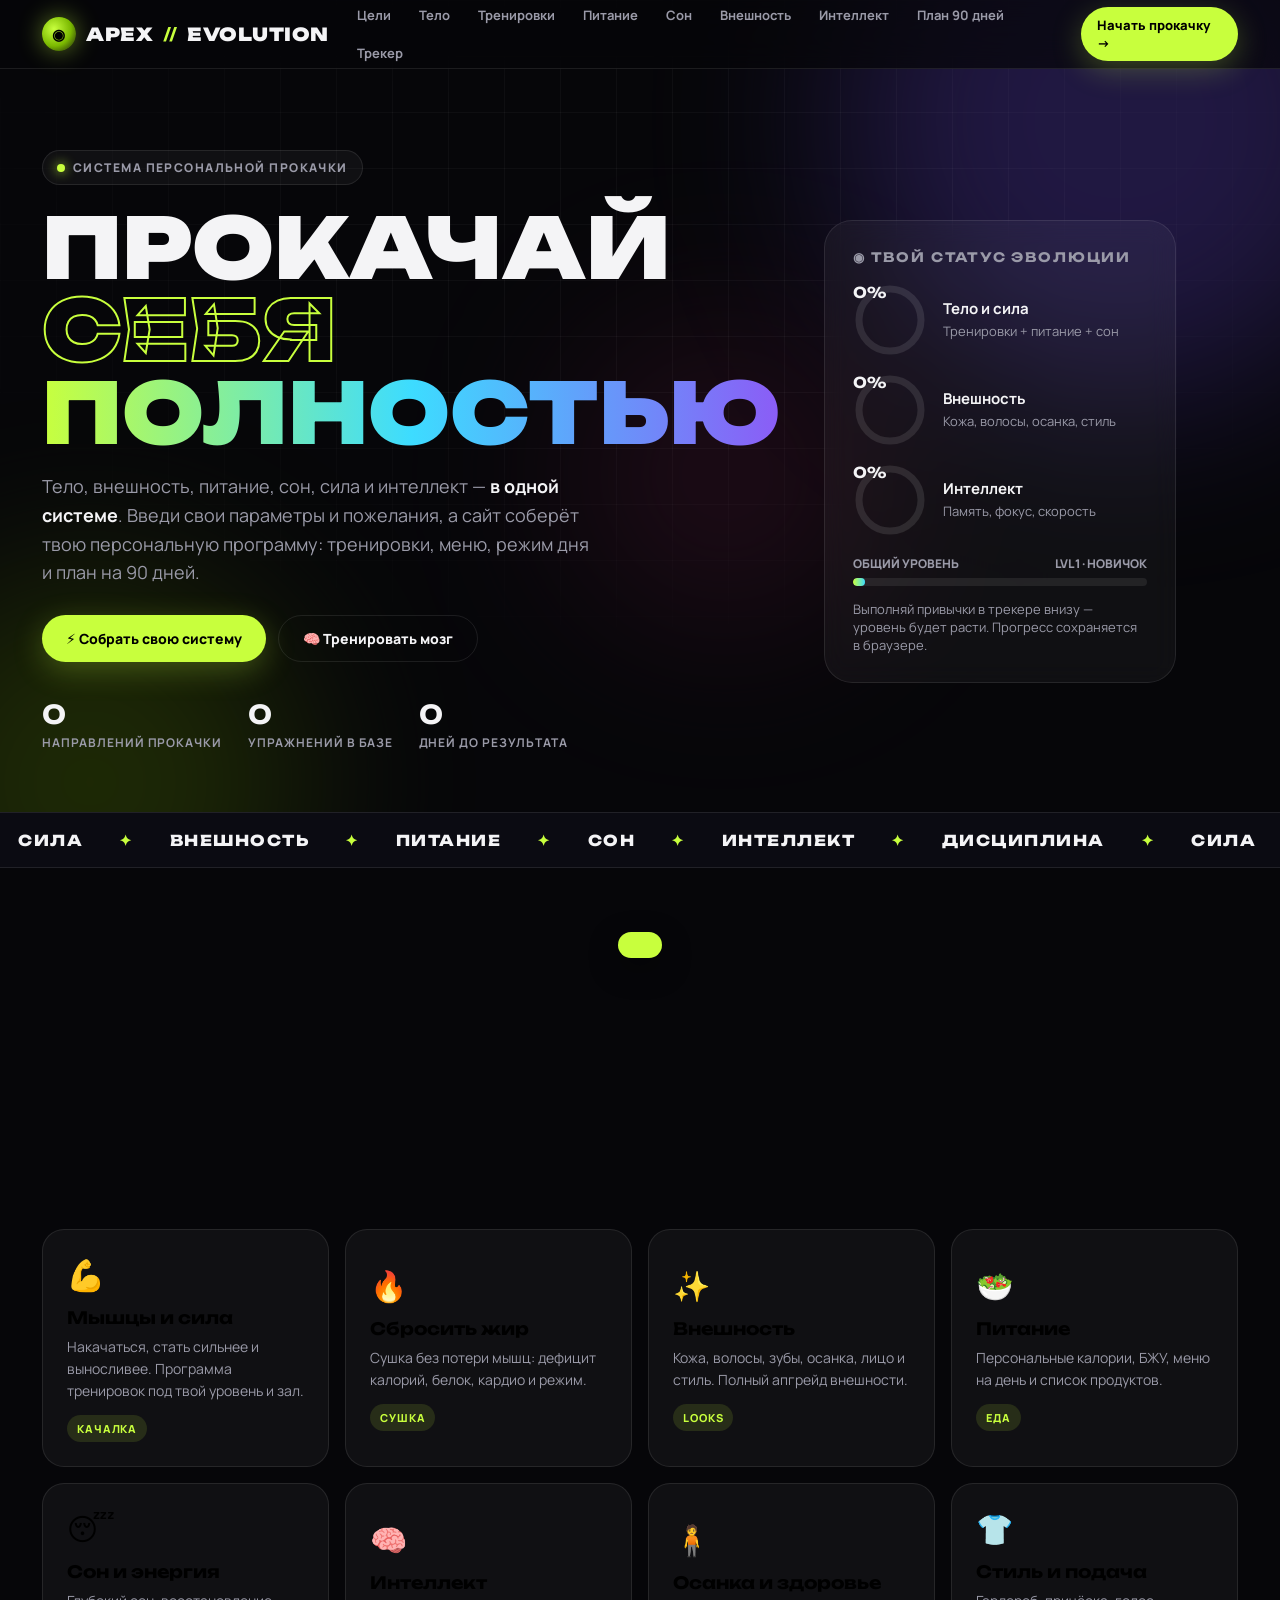
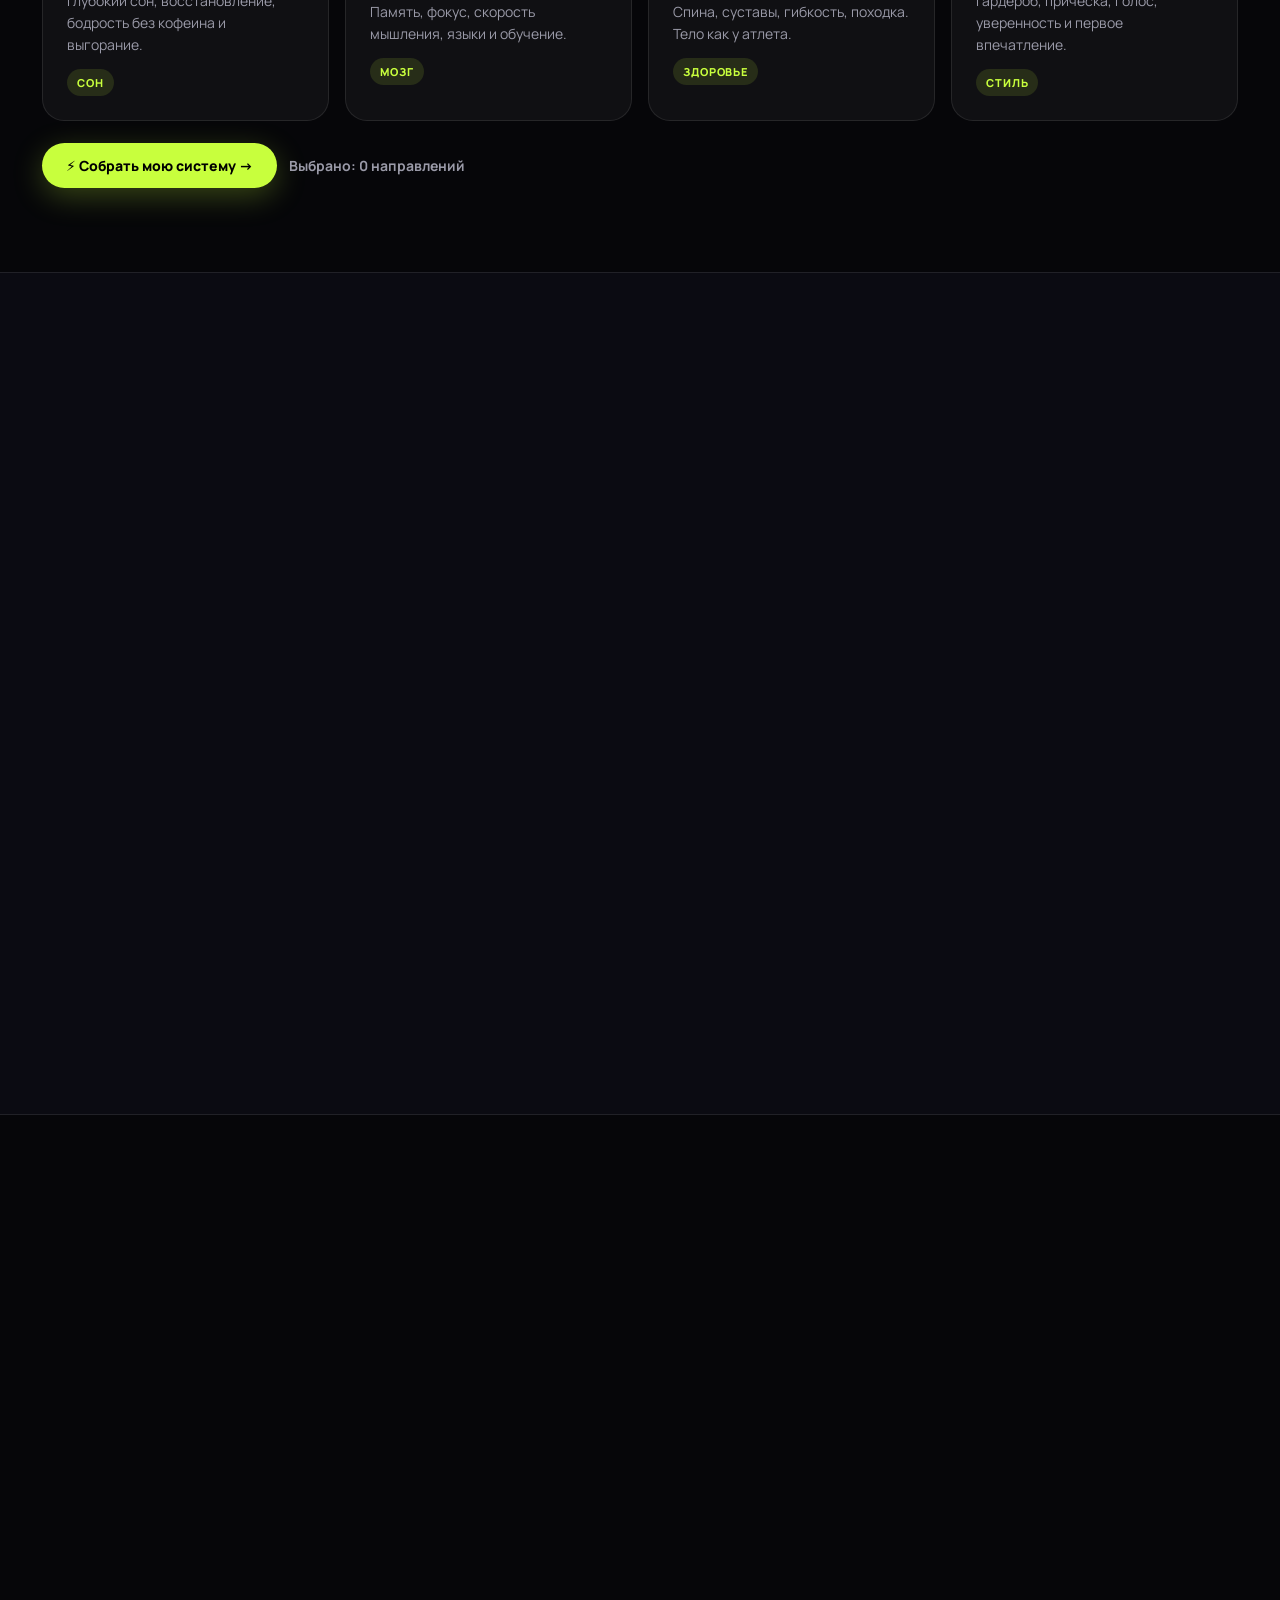
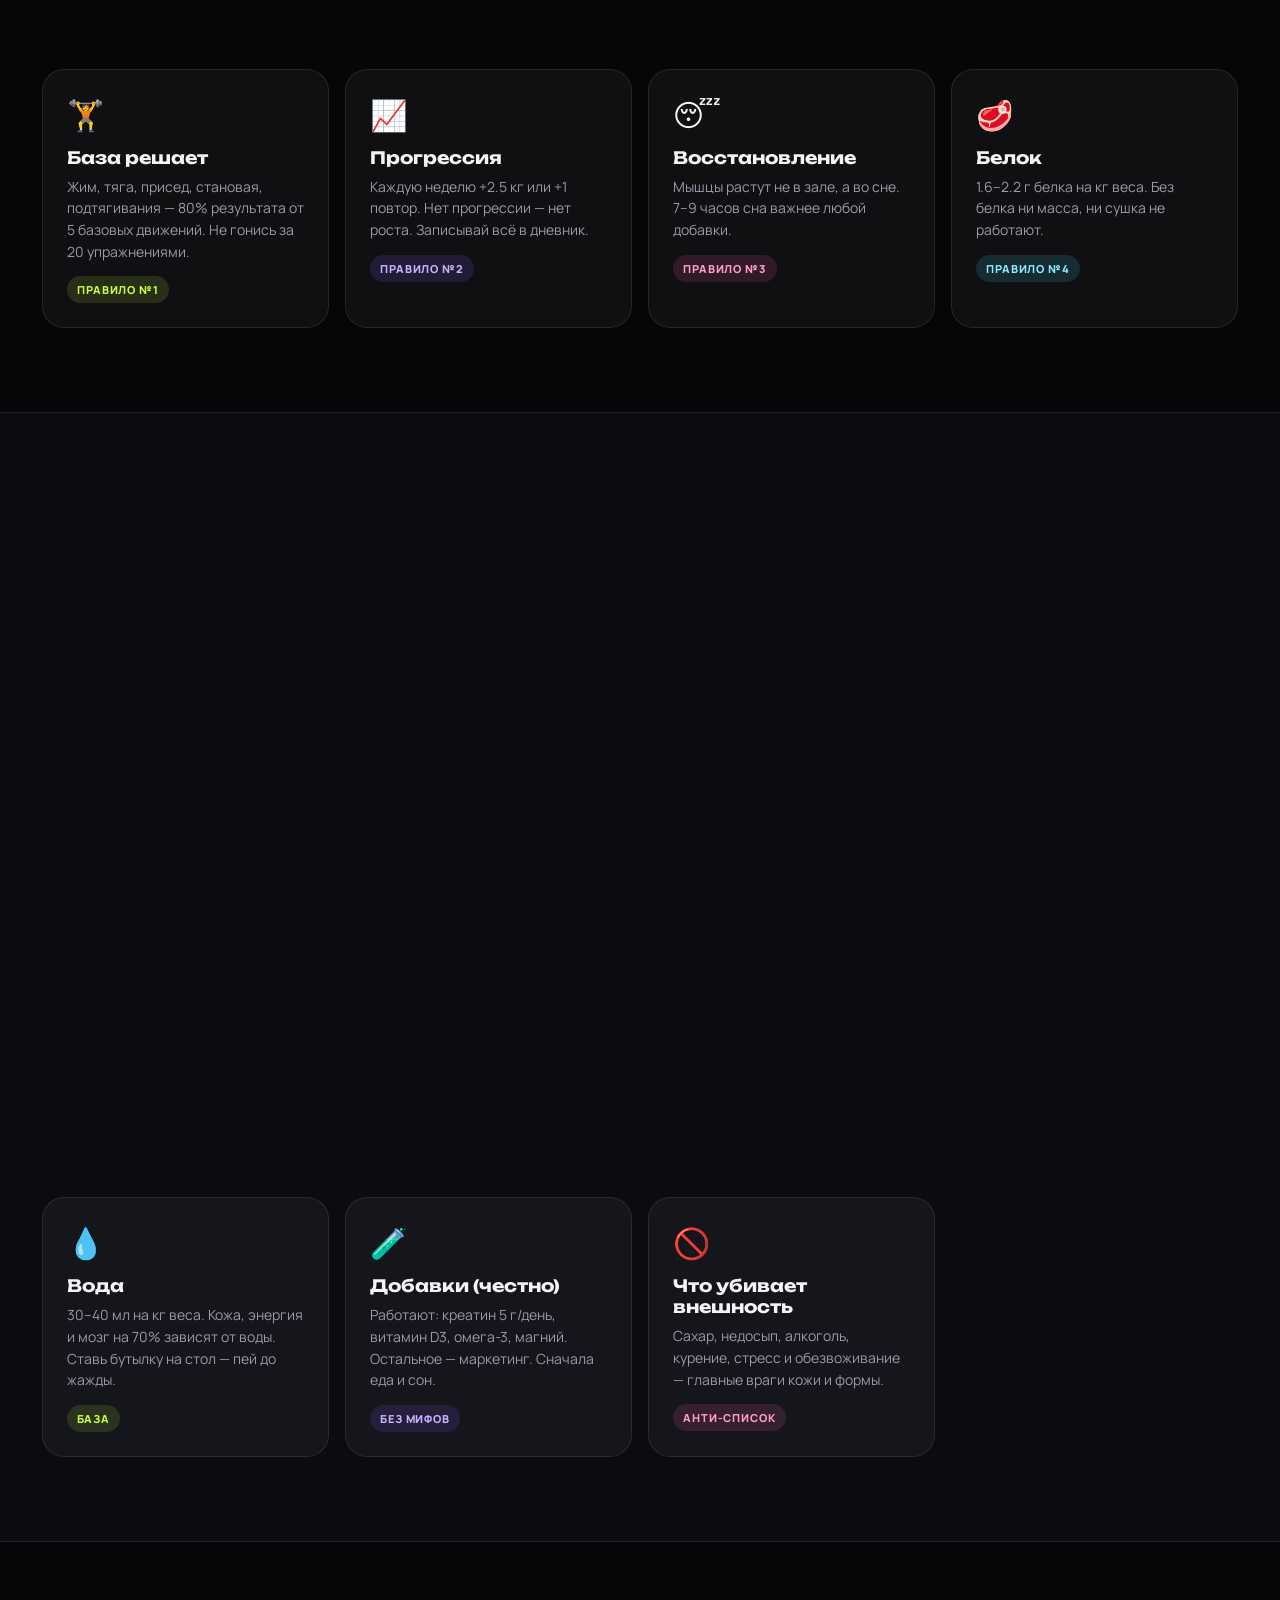
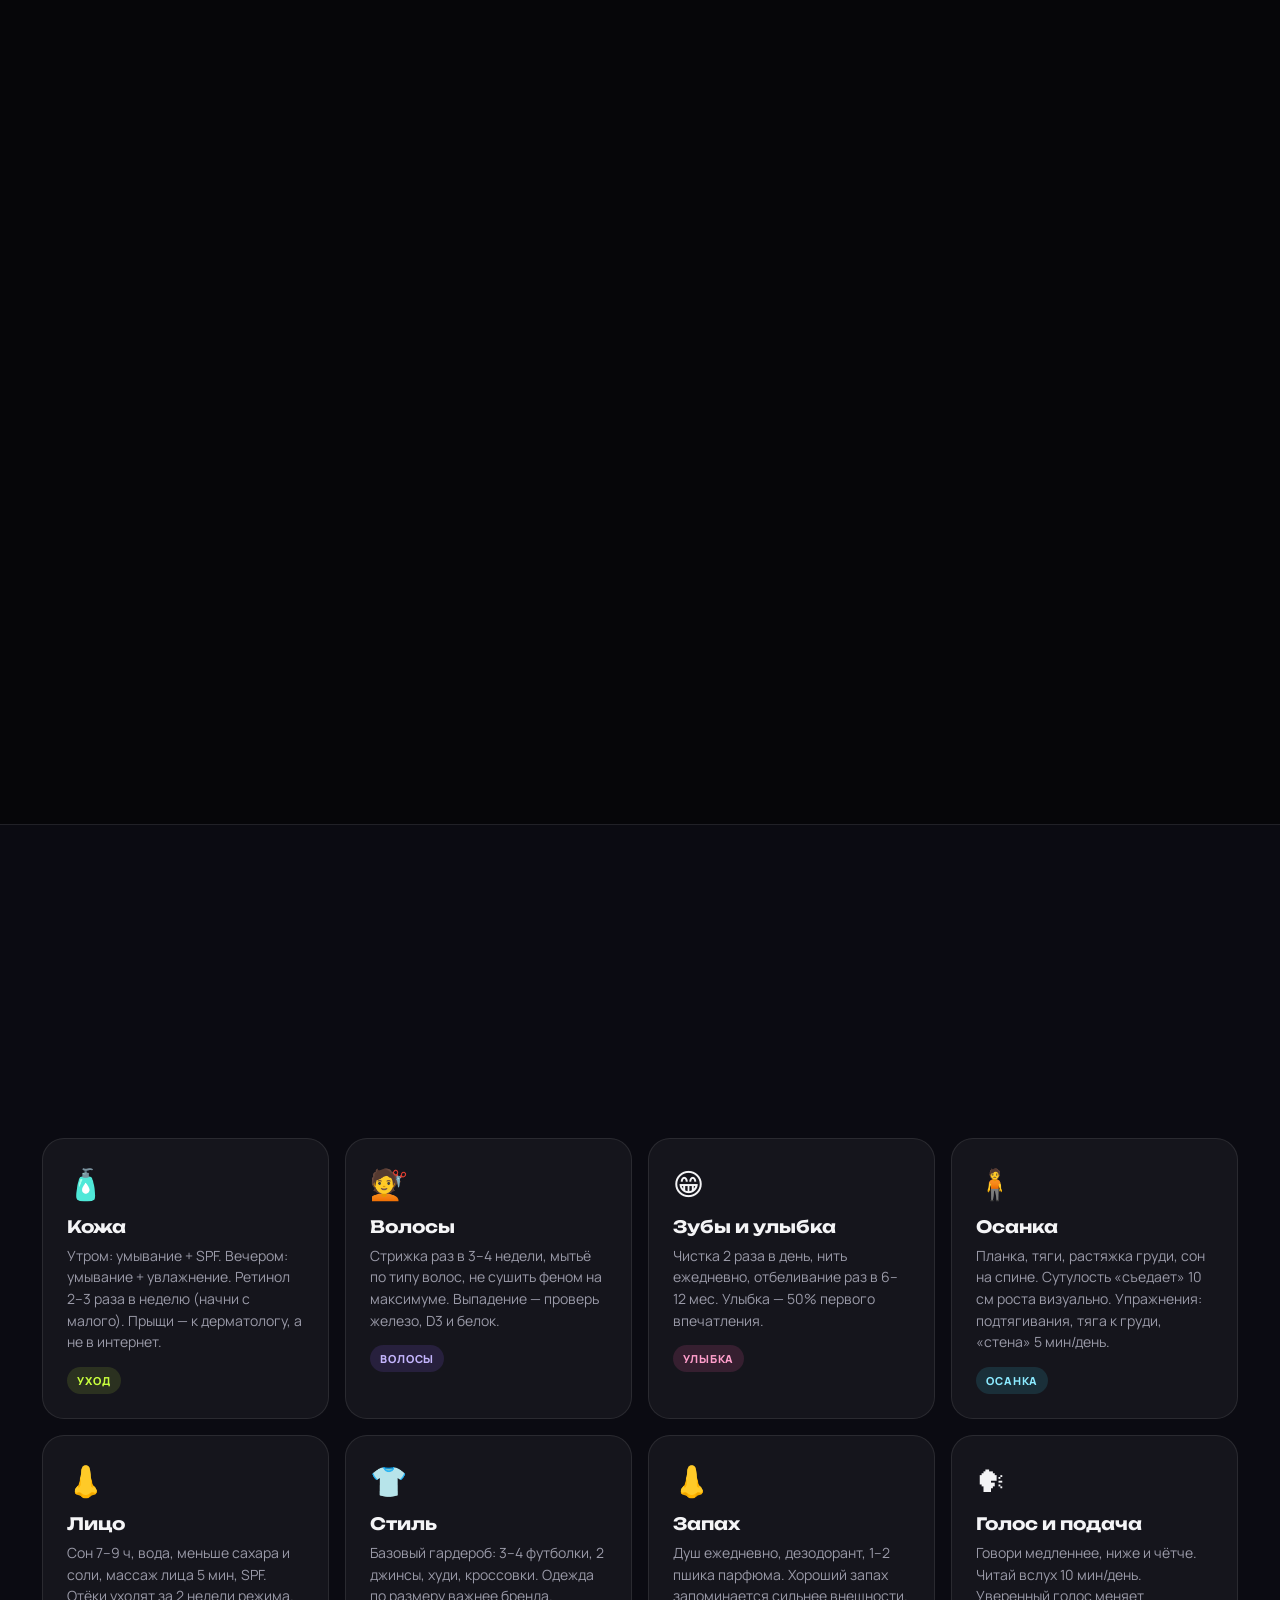
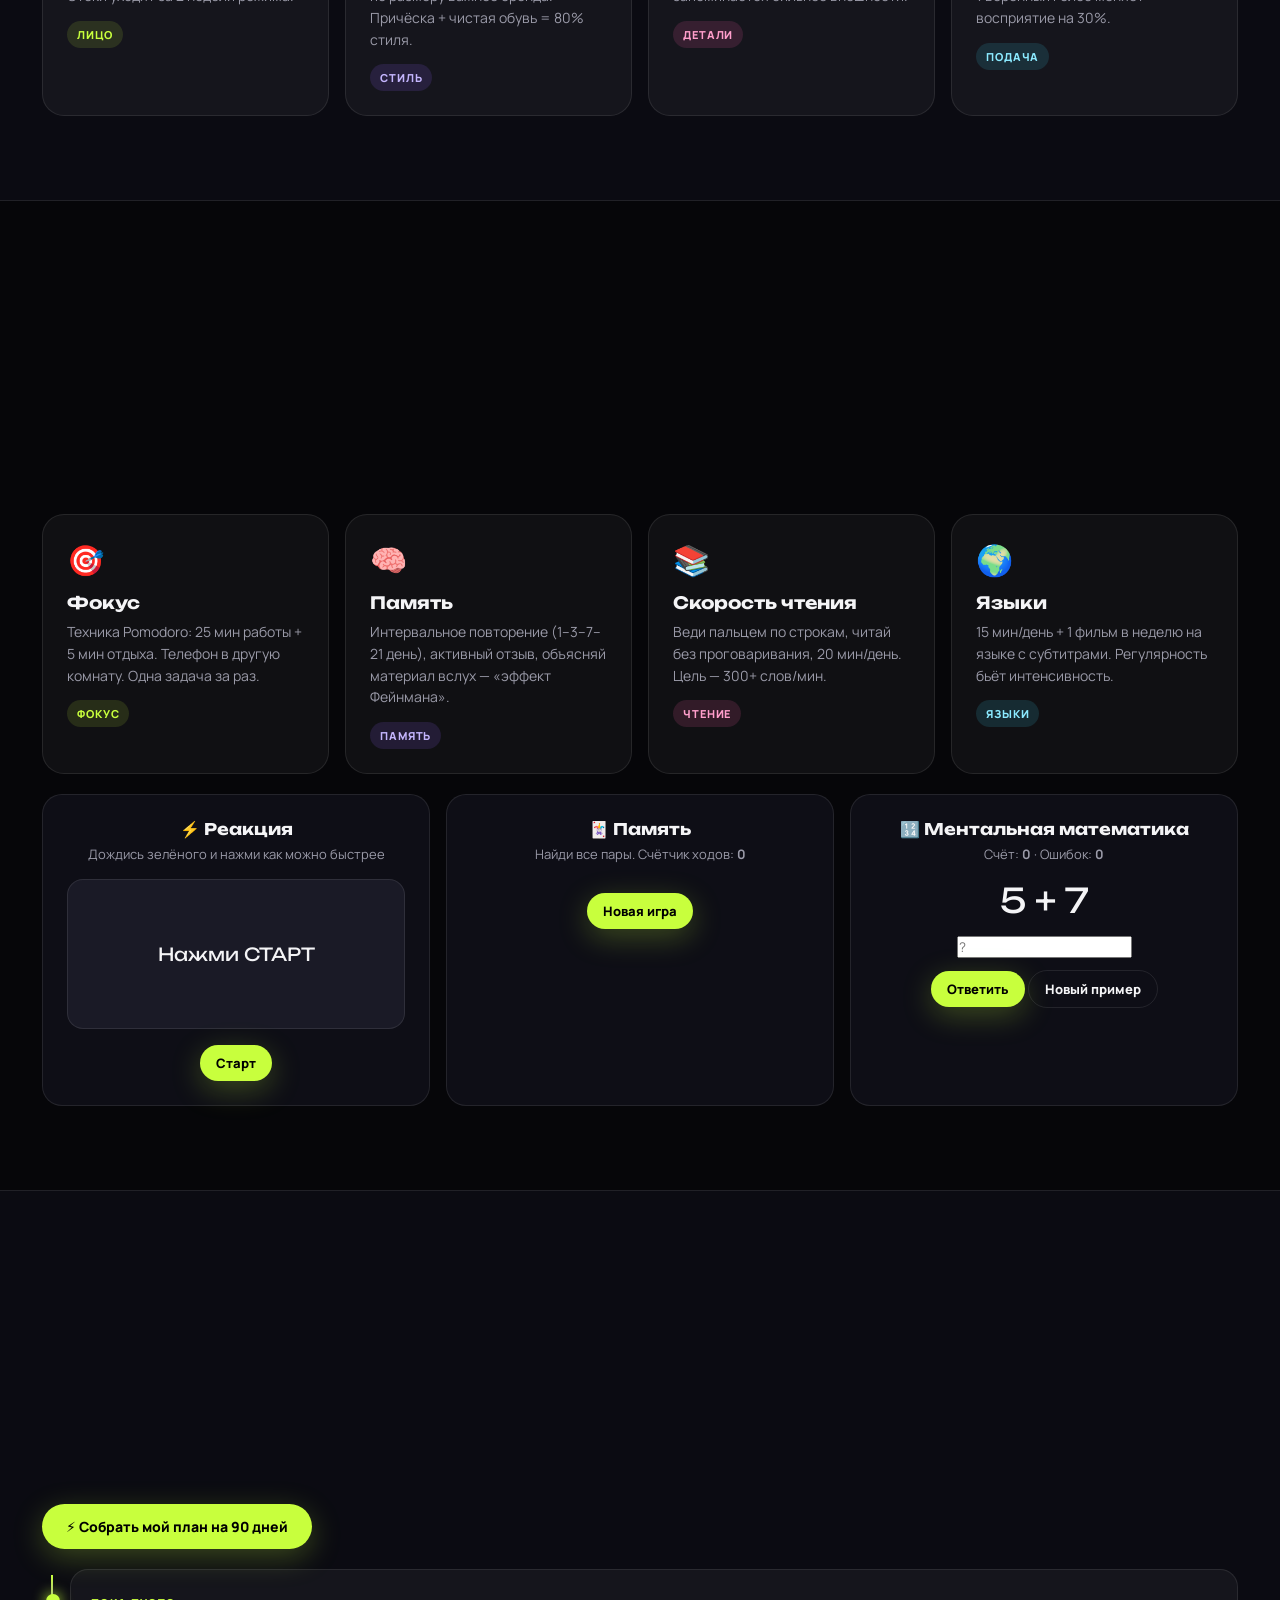
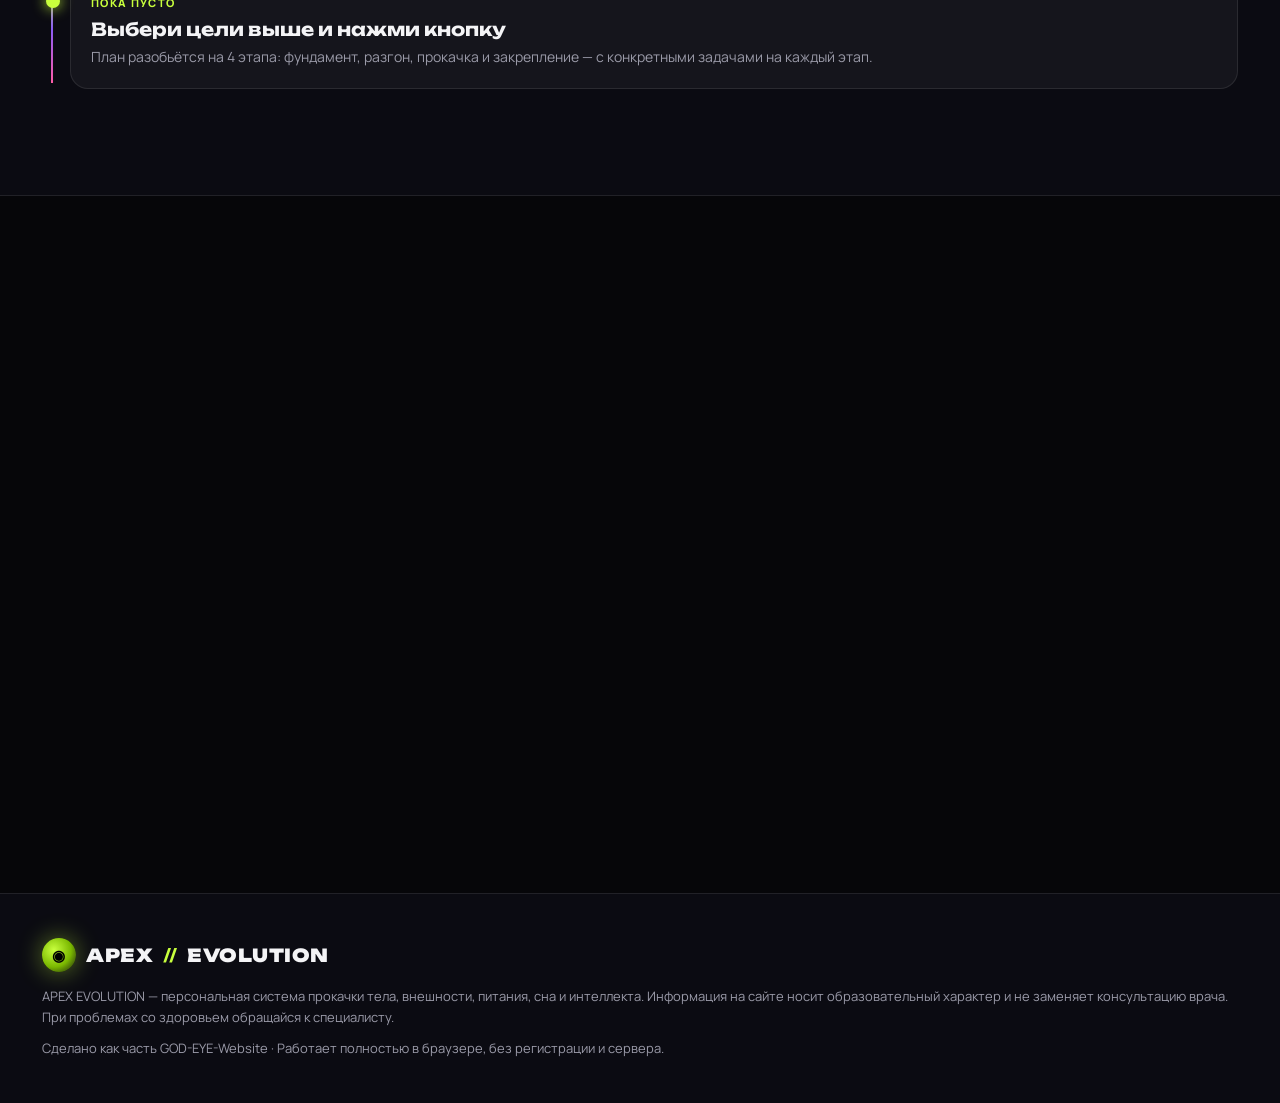
<file: evolution/index.html>
<!DOCTYPE html>
<html lang="ru">
<head>
<meta charset="UTF-8">
<meta name="viewport" content="width=device-width, initial-scale=1.0">
<title>APEX EVOLUTION — Прокачка тела, внешности и мозга</title>
<meta name="description" content="Персональная система прокачки: тело, питание, сон, тренировки, внешность и интеллект. Введи параметры — получи свою программу.">
<link rel="preconnect" href="https://fonts.googleapis.com">
<link href="https://fonts.googleapis.com/css2?family=Unbounded:wght@400;600;800;900&family=Manrope:wght@400;500;600;700;800&display=swap" rel="stylesheet">
<style>
:root{
  --bg:#060609; --bg2:#0b0b12; --card:rgba(255,255,255,.045); --line:rgba(255,255,255,.09);
  --txt:#f4f4f6; --mut:#9a9aa8; --lime:#c8ff3d; --vio:#8b5cf6; --pink:#ff5ca8; --cyan:#3ddcff;
  --r:22px;
}
*{margin:0;padding:0;box-sizing:border-box}
html{scroll-behavior:smooth}
body{background:var(--bg);color:var(--txt);font-family:'Manrope',system-ui,sans-serif;overflow-x:hidden}
::selection{background:var(--lime);color:#000}
a{color:inherit;text-decoration:none}
button{font-family:inherit;cursor:pointer;border:none}
input,select{font-family:inherit}
h1,h2,h3,.disp{font-family:'Unbounded',sans-serif}
.wrap{max-width:1240px;margin:0 auto;padding:0 22px}
#progress{position:fixed;top:0;left:0;height:3px;background:linear-gradient(90deg,var(--lime),var(--vio));width:0;z-index:200}
/* NAV */
nav{position:fixed;top:0;left:0;right:0;z-index:100;backdrop-filter:blur(18px);background:rgba(6,6,9,.72);border-bottom:1px solid var(--line)}
.nav-in{display:flex;align-items:center;justify-content:space-between;height:68px;gap:16px}
.logo{font-family:'Unbounded';font-weight:900;font-size:18px;letter-spacing:.5px;display:flex;align-items:center;gap:10px}
.logo i{width:34px;height:34px;border-radius:50%;background:radial-gradient(circle at 35% 35%,var(--lime),#7ab800 55%,#111);display:grid;place-items:center;font-style:normal;color:#000;font-size:15px;box-shadow:0 0 24px rgba(200,255,61,.45)}
.logo b{color:var(--lime)}
.nav-links{display:flex;gap:4px;flex-wrap:wrap}
.nav-links a{font-size:13px;font-weight:700;color:var(--mut);padding:8px 12px;border-radius:99px;transition:.2s}
.nav-links a:hover{color:#000;background:var(--lime)}
.btn{display:inline-flex;align-items:center;gap:8px;background:var(--lime);color:#000;font-weight:800;padding:13px 24px;border-radius:99px;font-size:14px;transition:.2s;box-shadow:0 8px 30px rgba(200,255,61,.25)}
.btn:hover{transform:translateY(-2px);box-shadow:0 14px 36px rgba(200,255,61,.4)}
.btn.ghost{background:transparent;color:var(--txt);border:1px solid var(--line);box-shadow:none}
.btn.ghost:hover{border-color:var(--lime);color:var(--lime)}
.btn.sm{padding:9px 16px;font-size:13px}
/* HERO */
.hero{position:relative;padding:150px 0 60px;overflow:hidden}
.orb{position:absolute;border-radius:50%;filter:blur(90px);opacity:.5;pointer-events:none}
.orb1{width:560px;height:560px;background:#3b2a7a;top:-160px;right:-120px}
.orb2{width:420px;height:420px;background:#4a6b00;bottom:-180px;left:-120px;opacity:.35}
.orb3{width:300px;height:300px;background:#5a1a3a;top:40%;left:45%;opacity:.3}
.grid-bg{position:absolute;inset:0;background-image:linear-gradient(rgba(255,255,255,.035) 1px,transparent 1px),linear-gradient(90deg,rgba(255,255,255,.035) 1px,transparent 1px);background-size:56px 56px;mask-image:radial-gradient(ellipse 80% 70% at 50% 30%,#000 30%,transparent 75%);pointer-events:none}
.hero-grid{position:relative;display:grid;grid-template-columns:1.15fr .85fr;gap:44px;align-items:center}
.tag{display:inline-flex;align-items:center;gap:8px;border:1px solid var(--line);background:var(--card);padding:8px 14px;border-radius:99px;font-size:12px;font-weight:800;letter-spacing:.12em;text-transform:uppercase;color:var(--mut)}
.tag .dot{width:8px;height:8px;border-radius:50%;background:var(--lime);box-shadow:0 0 12px var(--lime);animation:pulse 1.6s infinite}
@keyframes pulse{50%{opacity:.3}}
.hero h1{font-size:clamp(42px,7vw,84px);line-height:.98;font-weight:900;margin:22px 0 18px;text-transform:uppercase}
.hero h1 .stroke{color:transparent;-webkit-text-stroke:2px var(--lime)}
.hero h1 .grad{background:linear-gradient(90deg,var(--lime),var(--cyan),var(--vio));-webkit-background-clip:text;background-clip:text;color:transparent}
.hero p.lead{font-size:18px;color:var(--mut);line-height:1.6;max-width:560px}
.hero p.lead b{color:var(--txt)}
.hero-cta{display:flex;gap:12px;margin-top:28px;flex-wrap:wrap}
.hero-stats{display:flex;gap:26px;margin-top:36px;flex-wrap:wrap}
.hstat b{font-family:'Unbounded';font-size:26px;display:block}
.hstat span{font-size:12px;color:var(--mut);font-weight:700;text-transform:uppercase;letter-spacing:.08em}
.eye-card{position:relative;background:var(--card);border:1px solid var(--line);border-radius:28px;padding:28px;backdrop-filter:blur(12px)}
.eye-card h3{font-size:13px;letter-spacing:.14em;text-transform:uppercase;color:var(--mut);margin-bottom:18px}
.ring-row{display:flex;align-items:center;gap:16px;margin-bottom:16px}
.ring{position:relative;width:74px;height:74px;flex:none}
.ring svg{transform:rotate(-90deg)}
.ring b{position:absolute;inset:0;display:grid;place-items:center;font-family:'Unbounded';font-size:15px}
.ring-row div b{font-size:15px;display:block}
.ring-row div span{font-size:13px;color:var(--mut)}
.mini-bar{height:8px;background:rgba(255,255,255,.08);border-radius:99px;overflow:hidden;margin:6px 0 14px}
.mini-bar i{display:block;height:100%;border-radius:99px;background:linear-gradient(90deg,var(--lime),var(--cyan))}
/* MARQUEE */
.marquee{border-top:1px solid var(--line);border-bottom:1px solid var(--line);padding:16px 0;overflow:hidden;white-space:nowrap;background:var(--bg2)}
.marquee div{display:inline-block;animation:mq 22s linear infinite;font-family:'Unbounded';font-weight:800;font-size:15px;letter-spacing:.1em;text-transform:uppercase}
.marquee span{margin:0 18px}
.marquee .l{color:var(--lime)}
@keyframes mq{to{transform:translateX(-50%)}}
/* SECTIONS */
section{padding:84px 0;position:relative}
.sec-head{max-width:760px;margin-bottom:40px}
.sec-head .k{font-size:12px;font-weight:800;letter-spacing:.16em;text-transform:uppercase;color:var(--lime)}
.sec-head h2{font-size:clamp(28px,4.5vw,46px);font-weight:900;text-transform:uppercase;line-height:1.05;margin:12px 0}
.sec-head p{color:var(--mut);font-size:16px;line-height:1.6}
.cards{display:grid;grid-template-columns:repeat(auto-fill,minmax(240px,1fr));gap:16px}
.card{background:var(--card);border:1px solid var(--line);border-radius:var(--r);padding:24px;transition:.25s;position:relative;overflow:hidden}
.card:hover{transform:translateY(-4px);border-color:rgba(200,255,61,.4)}
.card .ico{font-size:30px;margin-bottom:12px}
.card h3{font-size:17px;margin-bottom:8px}
.card p{color:var(--mut);font-size:14px;line-height:1.55}
.card .pill{display:inline-block;margin-top:14px;font-size:11px;font-weight:800;letter-spacing:.08em;text-transform:uppercase;padding:6px 10px;border-radius:99px;background:rgba(200,255,61,.12);color:var(--lime)}
.card.vio .pill{background:rgba(139,92,246,.15);color:#c4b5fd}
.card.pink .pill{background:rgba(255,92,168,.14);color:#ff9ecb}
.card.cyan .pill{background:rgba(61,220,255,.13);color:#8beaff}
.goal-card{cursor:pointer;text-align:left;width:100%}
.goal-card.on{border-color:var(--lime);background:rgba(200,255,61,.07);box-shadow:0 0 0 1px var(--lime),0 10px 30px rgba(200,255,61,.12)}
.goal-card.on::after{content:'✓ ВЫБРАНО';position:absolute;top:16px;right:16px;font-size:10px;font-weight:900;letter-spacing:.1em;color:#000;background:var(--lime);padding:5px 9px;border-radius:99px}
/* FORM */
.panel{background:var(--card);border:1px solid var(--line);border-radius:26px;padding:28px;backdrop-filter:blur(10px)}
.form-grid{display:grid;grid-template-columns:repeat(auto-fit,minmax(200px,1fr));gap:16px}
.field label{display:block;font-size:12px;font-weight:800;letter-spacing:.08em;text-transform:uppercase;color:var(--mut);margin-bottom:8px}
.field input,.field select{width:100%;background:#0e0e16;border:1px solid var(--line);color:var(--txt);padding:14px 16px;border-radius:14px;font-size:15px;outline:none;transition:.2s}
.field input:focus,.field select:focus{border-color:var(--lime);box-shadow:0 0 0 3px rgba(200,255,61,.15)}
.seg{display:flex;gap:8px;flex-wrap:wrap}
.seg button{background:#0e0e16;border:1px solid var(--line);color:var(--mut);padding:11px 16px;border-radius:99px;font-weight:800;font-size:13px;transition:.2s}
.seg button.on{background:var(--lime);color:#000;border-color:var(--lime)}
.results{display:grid;grid-template-columns:repeat(auto-fit,minmax(150px,1fr));gap:14px;margin-top:22px}
.res{background:#0e0e16;border:1px solid var(--line);border-radius:18px;padding:18px;text-align:center}
.res b{font-family:'Unbounded';font-size:24px;display:block;color:var(--lime)}
.res span{font-size:12px;color:var(--mut);font-weight:700;text-transform:uppercase;letter-spacing:.06em}
.res small{display:block;color:var(--mut);font-size:12px;margin-top:6px;line-height:1.4}
/* WORKOUT */
.day-tabs{display:flex;gap:8px;flex-wrap:wrap;margin-bottom:18px}
.day-tabs button{background:#0e0e16;border:1px solid var(--line);color:var(--mut);padding:10px 16px;border-radius:99px;font-weight:800;font-size:13px}
.day-tabs button.on{background:var(--vio);color:#fff;border-color:var(--vio)}
.ex-row{display:flex;align-items:center;gap:14px;padding:14px 16px;border:1px solid var(--line);border-radius:16px;margin-bottom:10px;background:#0e0e16}
.ex-row .n{width:34px;height:34px;flex:none;border-radius:10px;background:rgba(139,92,246,.18);color:#c4b5fd;display:grid;place-items:center;font-weight:900;font-size:13px}
.ex-row b{font-size:15px}
.ex-row span{margin-left:auto;font-size:13px;color:var(--mut);font-weight:700;white-space:nowrap}
.ex-row .tip{flex-basis:100%;color:var(--mut);font-size:13px}
/* TABLES / LISTS */
.two{display:grid;grid-template-columns:1fr 1fr;gap:20px}
@media(max-width:860px){.two{grid-template-columns:1fr}.hero-grid{grid-template-columns:1fr}.nav-links{display:none}}
.check{list-style:none}
.check li{padding:12px 14px;border:1px solid var(--line);border-radius:14px;margin-bottom:8px;background:#0e0e16;font-size:14px;line-height:1.5;display:flex;gap:10px}
.check li::before{content:'✓';color:var(--lime);font-weight:900;flex:none}
.menu-table{width:100%;border-collapse:collapse;font-size:14px}
.menu-table td,.menu-table th{padding:12px 14px;border-bottom:1px solid var(--line);text-align:left}
.menu-table th{color:var(--mut);font-size:11px;text-transform:uppercase;letter-spacing:.08em}
.menu-table td b{color:var(--lime)}
/* TIMELINE */
.tl{position:relative;padding-left:28px}
.tl::before{content:'';position:absolute;left:9px;top:6px;bottom:6px;width:2px;background:linear-gradient(var(--lime),var(--vio),var(--pink))}
.tl-item{position:relative;margin-bottom:22px;background:var(--card);border:1px solid var(--line);border-radius:18px;padding:20px}
.tl-item::before{content:'';position:absolute;left:-25px;top:24px;width:14px;height:14px;border-radius:50%;background:var(--lime);box-shadow:0 0 14px var(--lime)}
.tl-item .wk{font-size:11px;font-weight:900;letter-spacing:.12em;text-transform:uppercase;color:var(--lime)}
.tl-item h3{font-size:18px;margin:6px 0}
.tl-item p{color:var(--mut);font-size:14px;line-height:1.6}
/* GAMES */
.game-box{background:#0e0e16;border:1px solid var(--line);border-radius:20px;padding:24px;text-align:center}
.game-box h3{font-size:16px;margin-bottom:6px}
.game-box p{color:var(--mut);font-size:13px;margin-bottom:16px}
#reactPad{width:100%;height:150px;border-radius:16px;background:#1a1a26;border:1px solid var(--line);display:grid;place-items:center;font-family:'Unbounded';font-size:18px;user-select:none;cursor:pointer;transition:.15s}
#reactPad.wait{background:#3a2a00}
#reactPad.go{background:var(--lime);color:#000}
.mem-grid{display:grid;grid-template-columns:repeat(4,1fr);gap:8px;max-width:340px;margin:0 auto}
.mem{aspect-ratio:1;border-radius:12px;background:#1a1a26;border:1px solid var(--line);font-size:22px;display:grid;place-items:center;cursor:pointer;transition:.2s}
.mem.open{background:var(--vio);transform:scale(1.03)}
.mem.done{background:rgba(200,255,61,.2);border-color:var(--lime)}
.math-q{font-family:'Unbounded';font-size:34px;margin:14px 0}
.math-q input{width:130px;text-align:center;background:#1a1a26;border:1px solid var(--line);color:#fff;padding:12px;border-radius:12px;font-size:20px;font-family:'Unbounded'}
/* TRACKER */
.xp-wrap{height:16px;background:#0e0e16;border:1px solid var(--line);border-radius:99px;overflow:hidden}
.xp-wrap i{display:block;height:100%;background:linear-gradient(90deg,var(--lime),var(--cyan));transition:width .5s}
.habit{display:flex;align-items:center;gap:12px;padding:14px 16px;border:1px solid var(--line);border-radius:16px;margin-bottom:10px;background:#0e0e16;cursor:pointer;transition:.2s}
.habit:hover{border-color:var(--lime)}
.habit.done{opacity:.55;border-color:var(--lime)}
.habit .cb{width:26px;height:26px;flex:none;border-radius:8px;border:2px solid var(--line);display:grid;place-items:center;font-weight:900}
.habit.done .cb{background:var(--lime);color:#000;border-color:var(--lime)}
.habit b{font-size:14px}
.habit span{margin-left:auto;font-size:12px;color:var(--mut);font-weight:800;white-space:nowrap}
.routine-row{display:flex;gap:14px;align-items:flex-start;padding:12px 0;border-bottom:1px solid var(--line)}
.routine-row b{font-family:'Unbounded';font-size:13px;color:var(--lime);min-width:64px}
.routine-row p{font-size:14px;color:var(--mut);line-height:1.5}
.routine-row p b{color:var(--txt);font-family:'Manrope';font-size:14px;min-width:0}
/* FOOTER */
footer{border-top:1px solid var(--line);padding:44px 0;background:var(--bg2)}
footer p{color:var(--mut);font-size:13px;line-height:1.6}
.reveal{opacity:0;transform:translateY(24px);transition:.7s cubic-bezier(.2,.8,.2,1)}
.reveal.vis{opacity:1;transform:none}
.toast{position:fixed;bottom:22px;left:50%;transform:translateX(-50%) translateY(80px);background:var(--lime);color:#000;font-weight:800;padding:13px 22px;border-radius:99px;z-index:300;transition:.35s;box-shadow:0 10px 30px rgba(0,0,0,.4)}
.toast.show{transform:translateX(-50%)}
@media(max-width:640px){section{padding:60px 0}.panel{padding:20px}.hero{padding-top:120px}}
</style>
</head>
<body>
<div id="progress"></div>
<nav>
  <div class="wrap nav-in">
    <a class="logo" href="#top"><i>◉</i>APEX<b>//</b>EVOLUTION</a>
    <div class="nav-links">
      <a href="#goals">Цели</a><a href="#body">Тело</a><a href="#train">Тренировки</a><a href="#food">Питание</a><a href="#sleep">Сон</a><a href="#look">Внешность</a><a href="#brain">Интеллект</a><a href="#plan">План 90 дней</a><a href="#tracker">Трекер</a>
    </div>
    <a class="btn sm" href="#goals">Начать прокачку →</a>
  </div>
</nav>

<!-- HERO -->
<header class="hero" id="top">
  <div class="orb orb1"></div><div class="orb orb2"></div><div class="orb orb3"></div><div class="grid-bg"></div>
  <div class="wrap hero-grid">
    <div>
      <span class="tag"><span class="dot"></span> Система персональной прокачки</span>
      <h1>Прокачай<br><span class="stroke">себя</span> <span class="grad">полностью</span></h1>
      <p class="lead">Тело, внешность, питание, сон, сила и интеллект — <b>в одной системе</b>. Введи свои параметры и пожелания, а сайт соберёт твою персональную программу: тренировки, меню, режим дня и план на 90 дней.</p>
      <div class="hero-cta">
        <a class="btn" href="#goals">⚡ Собрать свою систему</a>
        <a class="btn ghost" href="#brain">🧠 Тренировать мозг</a>
      </div>
      <div class="hero-stats">
        <div class="hstat"><b data-count="8">0</b><span>направлений прокачки</span></div>
        <div class="hstat"><b data-count="120">0</b><span>упражнений в базе</span></div>
        <div class="hstat"><b data-count="90">0</b><span>дней до результата</span></div>
      </div>
    </div>
    <div class="eye-card">
      <h3>◉ Твой статус эволюции</h3>
      <div class="ring-row">
        <div class="ring"><svg width="74" height="74"><circle cx="37" cy="37" r="31" stroke="rgba(255,255,255,.1)" stroke-width="7" fill="none"/><circle id="rBody" cx="37" cy="37" r="31" stroke="#c8ff3d" stroke-width="7" fill="none" stroke-linecap="round" stroke-dasharray="195" stroke-dashoffset="195"/></svg><b id="rBodyT">0%</b></div>
        <div><b>Тело и сила</b><span>Тренировки + питание + сон</span></div>
      </div>
      <div class="ring-row">
        <div class="ring"><svg width="74" height="74"><circle cx="37" cy="37" r="31" stroke="rgba(255,255,255,.1)" stroke-width="7" fill="none"/><circle id="rLook" cx="37" cy="37" r="31" stroke="#ff5ca8" stroke-width="7" fill="none" stroke-linecap="round" stroke-dasharray="195" stroke-dashoffset="195"/></svg><b id="rLookT">0%</b></div>
        <div><b>Внешность</b><span>Кожа, волосы, осанка, стиль</span></div>
      </div>
      <div class="ring-row">
        <div class="ring"><svg width="74" height="74"><circle cx="37" cy="37" r="31" stroke="rgba(255,255,255,.1)" stroke-width="7" fill="none"/><circle id="rBrain" cx="37" cy="37" r="31" stroke="#8b5cf6" stroke-width="7" fill="none" stroke-linecap="round" stroke-dasharray="195" stroke-dashoffset="195"/></svg><b id="rBrainT">0%</b></div>
        <div><b>Интеллект</b><span>Память, фокус, скорость</span></div>
      </div>
      <div style="margin-top:18px">
        <div style="display:flex;justify-content:space-between;font-size:12px;font-weight:800;color:var(--mut)"><span>ОБЩИЙ УРОВЕНЬ</span><span id="lvlTxt">LVL 1 · НОВИЧОК</span></div>
        <div class="mini-bar"><i id="lvlBar" style="width:4%"></i></div>
        <p style="font-size:13px;color:var(--mut)">Выполняй привычки в трекере внизу — уровень будет расти. Прогресс сохраняется в браузере.</p>
      </div>
    </div>
  </div>
</header>

<div class="marquee"><div><span>СИЛА</span><span class="l">✦</span><span>ВНЕШНОСТЬ</span><span class="l">✦</span><span>ПИТАНИЕ</span><span class="l">✦</span><span>СОН</span><span class="l">✦</span><span>ИНТЕЛЛЕКТ</span><span class="l">✦</span><span>ДИСЦИПЛИНА</span><span class="l">✦</span><span>СИЛА</span><span class="l">✦</span><span>ВНЕШНОСТЬ</span><span class="l">✦</span><span>ПИТАНИЕ</span><span class="l">✦</span><span>СОН</span><span class="l">✦</span><span>ИНТЕЛЛЕКТ</span><span class="l">✦</span><span>ДИСЦИПЛИНА</span><span class="l">✦</span></div></div>

<!-- GOALS -->
<section id="goals">
  <div class="wrap">
    <div class="sec-head reveal">
      <div class="k">Шаг 1 · Выбери что прокачивать</div>
      <h2>Что именно<br>ты хочешь улучшить?</h2>
      <p>Нажми на карточки — система подберёт под них тренировки, питание, режим и план на 90 дней. Можно выбрать несколько направлений сразу.</p>
    </div>
    <div class="cards" id="goalCards">
      <button class="card goal-card" data-goal="muscle"><div class="ico">💪</div><h3>Мышцы и сила</h3><p>Накачаться, стать сильнее и выносливее. Программа тренировок под твой уровень и зал.</p><span class="pill">Качалка</span></button>
      <button class="card goal-card" data-goal="fat"><div class="ico">🔥</div><h3>Сбросить жир</h3><p>Сушка без потери мышц: дефицит калорий, белок, кардио и режим.</p><span class="pill">Сушка</span></button>
      <button class="card goal-card" data-goal="look"><div class="ico">✨</div><h3>Внешность</h3><p>Кожа, волосы, зубы, осанка, лицо и стиль. Полный апгрейд внешности.</p><span class="pill">Looks</span></button>
      <button class="card goal-card" data-goal="food"><div class="ico">🥗</div><h3>Питание</h3><p>Персональные калории, БЖУ, меню на день и список продуктов.</p><span class="pill">Еда</span></button>
      <button class="card goal-card" data-goal="sleep"><div class="ico">😴</div><h3>Сон и энергия</h3><p>Глубокий сон, восстановление, бодрость без кофеина и выгорание.</p><span class="pill">Сон</span></button>
      <button class="card goal-card" data-goal="brain"><div class="ico">🧠</div><h3>Интеллект</h3><p>Память, фокус, скорость мышления, языки и обучение.</p><span class="pill">Мозг</span></button>
      <button class="card goal-card" data-goal="posture"><div class="ico">🧍</div><h3>Осанка и здоровье</h3><p>Спина, суставы, гибкость, походка. Тело как у атлета.</p><span class="pill">Здоровье</span></button>
      <button class="card goal-card" data-goal="style"><div class="ico">👕</div><h3>Стиль и подача</h3><p>Гардероб, причёска, голос, уверенность и первое впечатление.</p><span class="pill">Стиль</span></button>
    </div>
    <div style="margin-top:22px;display:flex;gap:12px;flex-wrap:wrap;align-items:center">
      <button class="btn" onclick="buildPlan()">⚡ Собрать мою систему →</button>
      <span id="goalCount" style="color:var(--mut);font-size:14px;font-weight:700">Выбрано: 0 направлений</span>
    </div>
  </div>
</section>

<!-- BODY CALC -->
<section id="body" style="background:var(--bg2);border-top:1px solid var(--line);border-bottom:1px solid var(--line)">
  <div class="wrap">
    <div class="sec-head reveal">
      <div class="k">Шаг 2 · Твои параметры</div>
      <h2>Калькулятор тела<br>и нормы</h2>
      <p>Введи рост, вес, возраст и активность — посчитаем ИМТ, норму калорий, белка и воды. Это база для питания и тренировок.</p>
    </div>
    <div class="panel reveal">
      <div class="form-grid">
        <div class="field"><label>Пол</label><div class="seg" id="sexSeg"><button class="on" data-v="m">Мужчина</button><button data-v="f">Женщина</button></div></div>
        <div class="field"><label>Рост, см</label><input type="number" id="h" value="180" min="120" max="230"></div>
        <div class="field"><label>Вес, кг</label><input type="number" id="w" value="80" min="30" max="250"></div>
        <div class="field"><label>Возраст</label><input type="number" id="age" value="20" min="12" max="90"></div>
        <div class="field"><label>Активность</label><select id="act"><option value="1.2">Сижу, мало двигаюсь</option><option value="1.4">Лёгкая (1–3 трен./нед)</option><option value="1.55" selected>Средняя (3–5 трен./нед)</option><option value="1.7">Высокая (6–7 трен./нед)</option><option value="1.9">Спортсмен</option></select></div>
        <div class="field"><label>Цель</label><select id="goalSel"><option value="gain">Набрать мышцы (+300 ккал)</option><option value="keep" selected>Поддерживать форму</option><option value="cut">Сбросить жир (−400 ккал)</option></select></div>
      </div>
      <div style="margin-top:18px"><button class="btn" onclick="calcBody()">Рассчитать мои нормы</button></div>
      <div class="results" id="bodyRes">
        <div class="res"><b>—</b><span>ИМТ</span><small>Индекс массы тела</small></div>
        <div class="res"><b>—</b><span>Калории</span><small>ккал в день под цель</small></div>
        <div class="res"><b>—</b><span>Белок</span><small>г в день (1.6–2.2 г/кг)</small></div>
        <div class="res"><b>—</b><span>Вода</span><small>литров в день</small></div>
        <div class="res"><b>—</b><span>Идеальный вес</span><small>по формуле ИМТ 21.7</small></div>
      </div>
      <p id="bodyTip" style="margin-top:16px;color:var(--mut);font-size:14px;line-height:1.6"></p>
    </div>
  </div>
</section>

<!-- TRAINING -->
<section id="train">
  <div class="wrap">
    <div class="sec-head reveal">
      <div class="k">Шаг 3 · Качалка</div>
      <h2>Генератор<br>тренировок</h2>
      <p>Выбери уровень, дни в неделю и место — получи готовую программу по дням с упражнениями, подходами и повторами.</p>
    </div>
    <div class="panel reveal">
      <div class="form-grid">
        <div class="field"><label>Уровень</label><select id="lvl"><option value="new">Новичок (0–6 мес)</option><option value="mid" selected>Средний (6–18 мес)</option><option value="pro">Продвинутый (18+ мес)</option></select></div>
        <div class="field"><label>Дней в неделю</label><select id="days"><option value="3">3 дня</option><option value="4" selected>4 дня</option><option value="5">5 дней</option><option value="6">6 дней</option></select></div>
        <div class="field"><label>Где тренируешься</label><select id="place"><option value="gym" selected>Зал</option><option value="home">Дом (без железа)</option><option value="street">Улица / турники</option></select></div>
        <div class="field"><label>Цель тренировок</label><select id="tgoal"><option value="mass" selected>Масса и сила</option><option value="cut">Сушка + сила</option><option value="fit">Форма и здоровье</option></select></div>
      </div>
      <div style="margin-top:18px"><button class="btn" onclick="genWorkout()">⚡ Сгенерировать программу</button></div>
      <div id="workoutOut" style="margin-top:22px"></div>
    </div>
    <div class="cards" style="margin-top:20px">
      <div class="card"><div class="ico">🏋️</div><h3>База решает</h3><p>Жим, тяга, присед, становая, подтягивания — 80% результата от 5 базовых движений. Не гонись за 20 упражнениями.</p><span class="pill">Правило №1</span></div>
      <div class="card vio"><div class="ico">📈</div><h3>Прогрессия</h3><p>Каждую неделю +2.5 кг или +1 повтор. Нет прогрессии — нет роста. Записывай всё в дневник.</p><span class="pill">Правило №2</span></div>
      <div class="card pink"><div class="ico">😴</div><h3>Восстановление</h3><p>Мышцы растут не в зале, а во сне. 7–9 часов сна важнее любой добавки.</p><span class="pill">Правило №3</span></div>
      <div class="card cyan"><div class="ico">🥩</div><h3>Белок</h3><p>1.6–2.2 г белка на кг веса. Без белка ни масса, ни сушка не работают.</p><span class="pill">Правило №4</span></div>
    </div>
  </div>
</section>

<!-- FOOD -->
<section id="food" style="background:var(--bg2);border-top:1px solid var(--line);border-bottom:1px solid var(--line)">
  <div class="wrap">
    <div class="sec-head reveal">
      <div class="k">Питание</div>
      <h2>Еда как топливо<br>для внешности</h2>
      <p>Правильное питание влияет на кожу, волосы, энергию и мышцы сильнее, чем любая косметика. Вот система без диет и срывов.</p>
    </div>
    <div class="two">
      <div class="panel reveal">
        <h3 style="font-size:16px;margin-bottom:14px">🍽 Пример меню на день (~норма)</h3>
        <table class="menu-table">
          <tr><th>Приём</th><th>Что есть</th><th>Белок</th></tr>
          <tr><td><b>Завтрак</b></td><td>Овсянка + ягоды + орехи + 2 яйца или творог 200 г</td><td>~30 г</td></tr>
          <tr><td><b>Обед</b></td><td>Курица/говядина 180 г + рис/гречка + овощи + оливковое масло</td><td>~45 г</td></tr>
          <tr><td><b>Перекус</b></td><td>Греческий йогурт + банан + горсть орехов</td><td>~20 г</td></tr>
          <tr><td><b>Ужин</b></td><td>Рыба/индейка + овощи + картофель/киноа</td><td>~40 г</td></tr>
        </table>
        <p style="color:var(--mut);font-size:13px;margin-top:12px;line-height:1.6">Точные калории и белок под твой вес — в калькуляторе выше. Правило тарелки: ½ овощи, ¼ белок, ¼ углеводы.</p>
      </div>
      <div class="panel reveal">
        <h3 style="font-size:16px;margin-bottom:14px">🛒 Список продуктов для прокачки</h3>
        <ul class="check">
          <li><span><b>Белок:</b> яйца, курица, индейка, говядина, рыба, творог, греческий йогурт, тунец</span></li>
          <li><span><b>Для кожи и волос:</b> лосось, авокадо, орехи, семена льна, ягоды, зелень, оливковое масло</span></li>
          <li><span><b>Углеводы:</b> овсянка, гречка, рис, картофель, киноа, цельнозерновой хлеб</span></li>
          <li><span><b>Витамины:</b> цитрусы, болгарский перец, брокколи, шпинат, морковь</span></li>
          <li><span><b>Исключить/урезать:</b> газировка, фастфуд, чипсы, сладкие соусы, алкоголь, переедание на ночь</span></li>
        </ul>
      </div>
    </div>
    <div class="cards" style="margin-top:20px">
      <div class="card"><div class="ico">💧</div><h3>Вода</h3><p>30–40 мл на кг веса. Кожа, энергия и мозг на 70% зависят от воды. Ставь бутылку на стол — пей до жажды.</p><span class="pill">База</span></div>
      <div class="card vio"><div class="ico">🧪</div><h3>Добавки (честно)</h3><p>Работают: креатин 5 г/день, витамин D3, омега-3, магний. Остальное — маркетинг. Сначала еда и сон.</p><span class="pill">Без мифов</span></div>
      <div class="card pink"><div class="ico">🚫</div><h3>Что убивает внешность</h3><p>Сахар, недосып, алкоголь, курение, стресс и обезвоживание — главные враги кожи и формы.</p><span class="pill">Анти-список</span></div>
    </div>
  </div>
</section>

<!-- SLEEP -->
<section id="sleep">
  <div class="wrap">
    <div class="sec-head reveal">
      <div class="k">Сон и восстановление</div>
      <h2>Сон = главный<br>анаболик</h2>
      <p>Во сне вырабатывается гормон роста, восстанавливаются мышцы и мозг. 7 дней правильного сна меняют внешность сильнее крема.</p>
    </div>
    <div class="two">
      <div class="panel reveal">
        <h3 style="font-size:16px;margin-bottom:14px">🌙 Протокол сна</h3>
        <ul class="check">
          <li><span><b>В одно время:</b> ложись и вставай по часам, даже в выходные (±30 мин)</span></li>
          <li><span><b>Темно и прохладно:</b> 18–20°C, плотные шторы, без света</span></li>
          <li><span><b>За 1 час до сна:</b> без телефона и ярких экранов, тёплый душ, книга</span></li>
          <li><span><b>Кофеин:</b> последний раз за 8 часов до сна. После 14:00 — только без кофеина</span></li>
          <li><span><b>Утром:</b> свет в глаза 10 минут (улица/окно) — настраивает циркадные ритмы</span></li>
          <li><span><b>Дневной сон:</b> максимум 20–30 мин до 15:00, иначе разобьёшь ночной сон</span></li>
        </ul>
      </div>
      <div class="panel reveal">
        <h3 style="font-size:16px;margin-bottom:14px">⏰ Конструктор режима дня</h3>
        <div class="field" style="margin-bottom:14px"><label>Во сколько встаёшь?</label><input type="time" id="wakeTime" value="07:00"></div>
        <div class="field" style="margin-bottom:14px"><label>Сколько тренировок в неделю?</label><select id="routTrain"><option>3</option><option selected>4</option><option>5</option><option>6</option></select></div>
        <button class="btn sm" onclick="buildRoutine()">Собрать мой режим</button>
        <div id="routineOut" style="margin-top:16px"></div>
      </div>
    </div>
  </div>
</section>

<!-- LOOK -->
<section id="look" style="background:var(--bg2);border-top:1px solid var(--line);border-bottom:1px solid var(--line)">
  <div class="wrap">
    <div class="sec-head reveal">
      <div class="k">Внешность Lab</div>
      <h2>Апгрейд внешности<br>по пунктам</h2>
      <p>Внешность = 20% генетика + 80% привычки. Вот что реально работает — без дорогих процедур и мифов.</p>
    </div>
    <div class="cards">
      <div class="card"><div class="ico">🧴</div><h3>Кожа</h3><p>Утром: умывание + SPF. Вечером: умывание + увлажнение. Ретинол 2–3 раза в неделю (начни с малого). Прыщи — к дерматологу, а не в интернет.</p><span class="pill">Уход</span></div>
      <div class="card vio"><div class="ico">💇</div><h3>Волосы</h3><p>Стрижка раз в 3–4 недели, мытьё по типу волос, не сушить феном на максимуме. Выпадение — проверь железо, D3 и белок.</p><span class="pill">Волосы</span></div>
      <div class="card pink"><div class="ico">😁</div><h3>Зубы и улыбка</h3><p>Чистка 2 раза в день, нить ежедневно, отбеливание раз в 6–12 мес. Улыбка — 50% первого впечатления.</p><span class="pill">Улыбка</span></div>
      <div class="card cyan"><div class="ico">🧍</div><h3>Осанка</h3><p>Планка, тяги, растяжка груди, сон на спине. Сутулость «съедает» 10 см роста визуально. Упражнения: подтягивания, тяга к груди, «стена» 5 мин/день.</p><span class="pill">Осанка</span></div>
      <div class="card"><div class="ico">👃</div><h3>Лицо</h3><p>Сон 7–9 ч, вода, меньше сахара и соли, массаж лица 5 мин, SPF. Отёки уходят за 2 недели режима.</p><span class="pill">Лицо</span></div>
      <div class="card vio"><div class="ico">👕</div><h3>Стиль</h3><p>Базовый гардероб: 3–4 футболки, 2 джинсы, худи, кроссовки. Одежда по размеру важнее бренда. Причёска + чистая обувь = 80% стиля.</p><span class="pill">Стиль</span></div>
      <div class="card pink"><div class="ico">👃</div><h3>Запах</h3><p>Душ ежедневно, дезодорант, 1–2 пшика парфюма. Хороший запах запоминается сильнее внешности.</p><span class="pill">Детали</span></div>
      <div class="card cyan"><div class="ico">🗣</div><h3>Голос и подача</h3><p>Говори медленнее, ниже и чётче. Читай вслух 10 мин/день. Уверенный голос меняет восприятие на 30%.</p><span class="pill">Подача</span></div>
    </div>
  </div>
</section>

<!-- BRAIN -->
<section id="brain">
  <div class="wrap">
    <div class="sec-head reveal">
      <div class="k">Интеллект Lab</div>
      <h2>Прокачка мозга<br>и мини-тренажёры</h2>
      <p>Мозг качается как мышца: повторение, интервалы, новизна и сон. Ниже — 3 живых тренажёра прямо на этой странице.</p>
    </div>
    <div class="cards" style="margin-bottom:20px">
      <div class="card"><div class="ico">🎯</div><h3>Фокус</h3><p>Техника Pomodoro: 25 мин работы + 5 мин отдыха. Телефон в другую комнату. Одна задача за раз.</p><span class="pill">Фокус</span></div>
      <div class="card vio"><div class="ico">🧠</div><h3>Память</h3><p>Интервальное повторение (1–3–7–21 день), активный отзыв, объясняй материал вслух — «эффект Фейнмана».</p><span class="pill">Память</span></div>
      <div class="card pink"><div class="ico">📚</div><h3>Скорость чтения</h3><p>Веди пальцем по строкам, читай без проговаривания, 20 мин/день. Цель — 300+ слов/мин.</p><span class="pill">Чтение</span></div>
      <div class="card cyan"><div class="ico">🌍</div><h3>Языки</h3><p>15 мин/день + 1 фильм в неделю на языке с субтитрами. Регулярность бьёт интенсивность.</p><span class="pill">Языки</span></div>
    </div>
    <div style="display:grid;grid-template-columns:repeat(auto-fit,minmax(280px,1fr));gap:16px">
      <div class="game-box">
        <h3>⚡ Реакция</h3><p>Дождись зелёного и нажми как можно быстрее</p>
        <div id="reactPad" onclick="reactClick()">Нажми СТАРТ</div>
        <p id="reactRes" style="margin-top:12px;font-weight:800;color:var(--lime)"></p>
        <button class="btn sm" onclick="reactStart()">Старт</button>
      </div>
      <div class="game-box">
        <h3>🃏 Память</h3><p>Найди все пары. Счётчик ходов: <b id="memMoves">0</b></p>
        <div class="mem-grid" id="memGrid"></div>
        <button class="btn sm" style="margin-top:14px" onclick="memInit()">Новая игра</button>
      </div>
      <div class="game-box">
        <h3>🔢 Ментальная математика</h3><p>Счёт: <b id="mathScore">0</b> · Ошибок: <b id="mathErr">0</b></p>
        <div class="math-q" id="mathQ">5 + 7</div>
        <input type="number" id="mathIn" placeholder="?" onkeydown="if(event.key==='Enter')mathCheck()">
        <div style="margin-top:12px"><button class="btn sm" onclick="mathCheck()">Ответить</button> <button class="btn sm ghost" onclick="mathNew()">Новый пример</button></div>
        <p id="mathMsg" style="margin-top:10px;font-weight:800"></p>
      </div>
    </div>
  </div>
</section>

<!-- PLAN 90 -->
<section id="plan" style="background:var(--bg2);border-top:1px solid var(--line);border-bottom:1px solid var(--line)">
  <div class="wrap">
    <div class="sec-head reveal">
      <div class="k">Твоя система</div>
      <h2>План на 90 дней<br>под твои цели</h2>
      <p>Нажми кнопку — план соберётся из выбранных направлений и параметров выше. Распечатай или сохрани в заметки.</p>
    </div>
    <div style="margin-bottom:20px"><button class="btn" onclick="buildPlan()">⚡ Собрать мой план на 90 дней</button></div>
    <div class="tl" id="planOut">
      <div class="tl-item"><span class="wk">Пока пусто</span><h3>Выбери цели выше и нажми кнопку</h3><p>План разобьётся на 4 этапа: фундамент, разгон, прокачка и закрепление — с конкретными задачами на каждый этап.</p></div>
    </div>
  </div>
</section>

<!-- TRACKER -->
<section id="tracker">
  <div class="wrap">
    <div class="sec-head reveal">
      <div class="k">Трекер и уровень</div>
      <h2>Дисциплина<br>каждый день</h2>
      <p>Отмечай привычки каждый день — получай XP и повышай уровень. Стрик (серия дней подряд) даёт бонус. Данные хранятся только в твоём браузере.</p>
    </div>
    <div class="two">
      <div class="panel reveal">
        <div style="display:flex;justify-content:space-between;align-items:center;margin-bottom:10px">
          <h3 style="font-size:16px">⭐ Твой уровень</h3><span id="xpTxt" style="font-weight:800;color:var(--lime)">0 XP</span>
        </div>
        <div class="xp-wrap"><i id="xpBar" style="width:0%"></i></div>
        <p id="lvlName" style="margin:12px 0 18px;font-weight:800;font-size:14px">LVL 1 · НОВИЧОК</p>
        <div style="display:flex;gap:10px;flex-wrap:wrap">
          <div class="res" style="flex:1"><b id="streakTxt">0</b><span>дней подряд</span></div>
          <div class="res" style="flex:1"><b id="doneTxt">0/8</b><span>сегодня</span></div>
        </div>
        <p style="color:var(--mut);font-size:13px;margin-top:14px;line-height:1.6">Совет: не пытайся делать всё сразу. Начни с 3 привычек, закрепи за 2 недели, потом добавляй.</p>
      </div>
      <div class="panel reveal">
        <h3 style="font-size:16px;margin-bottom:14px">✅ Привычки на сегодня</h3>
        <div id="habits"></div>
        <button class="btn sm ghost" style="margin-top:8px" onclick="resetDay()">Сбросить день</button>
      </div>
    </div>
  </div>
</section>

<footer>
  <div class="wrap">
    <a class="logo" href="#top" style="margin-bottom:14px"><i>◉</i>APEX<b>//</b>EVOLUTION</a>
    <p>APEX EVOLUTION — персональная система прокачки тела, внешности, питания, сна и интеллекта. Информация на сайте носит образовательный характер и не заменяет консультацию врача. При проблемах со здоровьем обращайся к специалисту.</p>
    <p style="margin-top:10px">Сделано как часть GOD-EYE-Website · Работает полностью в браузере, без регистрации и сервера.</p>
  </div>
</footer>
<div class="toast" id="toast"></div>

<script>
// ---------- helpers ----------
const $=id=>document.getElementById(id);
function toast(m){const t=$('toast');t.textContent=m;t.classList.add('show');setTimeout(()=>t.classList.remove('show'),2600)}
// scroll progress + reveal
addEventListener('scroll',()=>{const h=document.documentElement;const p=h.scrollTop/(h.scrollHeight-h.clientHeight)*100;$('progress').style.width=p+'%'});
const io=new IntersectionObserver(es=>es.forEach(e=>{if(e.isIntersecting)e.target.classList.add('vis')}),{threshold:.12});
document.querySelectorAll('.reveal').forEach(el=>io.observe(el));
// counters
document.querySelectorAll('[data-count]').forEach(el=>{const n=+el.dataset.count;let c=0;const iv=setInterval(()=>{c+=Math.ceil(n/40);if(c>=n){c=n;clearInterval(iv)}el.textContent=c},30)});
// seg helper
document.querySelectorAll('.seg').forEach(seg=>{seg.querySelectorAll('button').forEach(b=>b.onclick=()=>{seg.querySelectorAll('button').forEach(x=>x.classList.remove('on'));b.classList.add('on')})});
// ---------- goals ----------
const goals=new Set();
document.querySelectorAll('.goal-card').forEach(c=>c.onclick=()=>{
  const g=c.dataset.goal;
  if(goals.has(g)){goals.delete(g);c.classList.remove('on')}else{goals.add(g);c.classList.add('on')}
  $('goalCount').textContent='Выбрано: '+goals.size+' направлений';
});
// ---------- body calc ----------
let bodyData=null;
function calcBody(){
  const sex=document.querySelector('#sexSeg button.on').dataset.v;
  const h=+$('h').value,w=+$('w').value,age=+$('age').value,act=+$('act').value,goal=$('goalSel').value;
  if(!h||!w||!age){toast('Заполни все поля');return}
  const bmi=w/Math.pow(h/100,2);
  const bmr=sex==='m'?10*w+6.25*h-5*age+5:10*w+6.25*h-5*age-161;
  let tdee=bmr*act;
  if(goal==='gain')tdee+=300; if(goal==='cut')tdee-=400;
  const prot=Math.round(w*1.9), water=(w*0.04).toFixed(1), ideal=Math.round(21.7*Math.pow(h/100,2));
  bodyData={bmi:bmi.toFixed(1),kcal:Math.round(tdee),prot,water,ideal,sex,h,w,age,goal};
  const res=$('bodyRes').children;
  res[0].querySelector('b').textContent=bmi.toFixed(1);
  res[1].querySelector('b').textContent=Math.round(tdee);
  res[2].querySelector('b').textContent=prot+' г';
  res[3].querySelector('b').textContent=water+' л';
  res[4].querySelector('b').textContent=ideal+' кг';
  let tip='';
  if(bmi<18.5)tip='⚠️ Дефицит веса: цель — набор. Профицит +300 ккал, упор на белок и силовые. Врач не помешает.';
  else if(bmi<25)tip='✅ Норма. Твоя задача — рекомпозиция: мышцы + качество тела. Белок держи на максимуме.';
  else if(bmi<30)tip='⚠️ Избыточный вес: лёгкий дефицит −400 ккал, белок высокий, шаги 8–10 тыс./день.';
  else tip='⚠️ Ожирение: сначала к врачу, потом дефицит и ходьба. Силовые — с тренером.';
  $('bodyTip').textContent=tip+' Калории — стартовая точка: следи за весом 2 недели и корректируй ±200 ккал.';
  toast('✅ Нормы рассчитаны!');
  updateRings();
}
// ---------- workout generator ----------
const DB={
  gym:{
    mass:{name:'Масса и сила',split:['Грудь + трицепс','Спина + бицепс','Ноги','Плечи + руки','Грудь + спина','Ноги + кор'],
      ex:{'Грудь + трицепс':[['Жим штанги лёжа','4×6–8'],['Жим гантелей наклонный','3×8–10'],['Жим в тренажёре','3×10–12'],['Разгибание рук с верхнего блока','3×12–15'],['Французский жим','3×10–12']],
      'Спина + бицепс':[['Становая тяга','4×5'],['Тяга верхнего блока','3×8–10'],['Тяга штанги в наклоне','3×8–10'],['Сгибание рук со штангой','3×10'],['Молотки','3×12']],
      'Ноги':[['Присед со штангой','4×6–8'],['Жим ногами','3×10'],['Румынская тяга','3×10'],['Разгибание ног в тренажёре','3×12–15'],['Икры стоя','4×15']],
      'Плечи + руки':[['Жим стоя','4×6–8'],['Тяга штанги к подбородку','3×10'],['Разведение гантелей в стороны','3×12–15'],['Тяга канатного блока','3×12'],['Планка','3×60 сек']],
      'Грудь + спина':[['Жим лёжа','4×8'],['Подтягивания','4×макс'],['Жим гантелей','3×10'],['Тяга горизонтального блока','3×10'],['Пуловер','3×12']],
      'Ноги + кор':[['Фронтальный присед','4×8'],['Выпады с гантелями','3×10 на ногу'],['Сгибание ног','3×12'],['Скручивания','3×20'],['Подъём ног в висе','3×15']]}},
  home:{name:'Дом',split:['Тело целиком A','Тело целиком B','Тело целиком C','Тело целиком D'],
    ex:{'Тело целиком A':[['Отжимания','4×макс'],['Приседания','4×20'],['Планка','3×60 сек'],['Выпады','3×12 на ногу'],['Супермен','3×15']],
    'Тело целиком B':[['Отжимания с колен','4×15'],['Ягодичный мост','4×20'],['Планка боковая','3×40 сек'],['Приседания с прыжком','3×12'],['Скручивания','3×20']],
    'Тело целиком C':[['Отжимания узким хватом','4×12'],['Стульчик у стены','3×45 сек'],['Планка','3×60 сек'],['Выпады назад','3×12'],['Берпи','3×10']],
    'Тело целиком D':[['Отжимания алмазом','4×10'],['Приседания на одной ноге (с опорой)','3×8'],['Планка','3×60 сек'],['Мостик','3×20'],['Растяжка 10 мин','1×10 мин']]}},
  street:{name:'Улица',split:['Турники + брусья A','Ноги + кор','Турники + брусья B','Тело целиком'],
    ex:{'Турники + брусья A':[['Подтягивания','4×макс'],['Отжимания на брусьях','4×макс'],['Подтягивания узким хватом','3×10'],['Планка','3×60 сек'],['Вис на турнике','3×30 сек']],
    'Ноги + кор':[['Приседания с прыжком','4×15'],['Выпады','3×12 на ногу'],['Запрыгивания на скамью','3×10'],['Скручивания','3×20'],['Подъём ног','3×15']],
    'Турники + брусья B':[['Подтягивания широким хватом','4×8'],['Отжимания на брусьях','4×12'],['Подтягивания обратным хватом','3×10'],['Планка','3×60 сек'],['Супермен','3×15']],
    'Тело целиком':[['Отжимания','4×макс'],['Приседания','4×20'],['Планка','3×60 сек'],['Берпи','3×10'],['Растяжка','1×10 мин']]}}
};
function genWorkout(){
  const lvl=$('lvl').value,days=+$('days').value,place=$('place').value,tg=$('tgoal').value;
  const base=DB[place].mass||DB[place];
  const split=base.split.slice(0,days);
  const setsAdj=lvl==='new'?' (3 подхода)':lvl==='pro'?' (5 подходов)':'';
  let html='<div class="day-tabs" id="dayTabs"></div><div id="dayBody"></div>';
  $('workoutOut').innerHTML=html;
  const tabs=$('dayTabs');
  split.forEach((d,i)=>{
    const b=document.createElement('button');b.textContent='День '+(i+1)+' · '+d;if(i===0)b.classList.add('on');
    b.onclick=()=>{tabs.querySelectorAll('button').forEach(x=>x.classList.remove('on'));b.classList.add('on');showDay(d)};
    tabs.appendChild(b);
  });
  function showDay(d){
    const exs=base.ex[d]||[];
    const extra=tg==='cut'?'<p style="color:var(--mut);font-size:13px;margin-bottom:12px">🔥 После силовой: 15–20 мин кардио (дорожка/велосипед/скакалка).</p>':tg==='fit'?'<p style="color:var(--mut);font-size:13px;margin-bottom:12px">🧘 В конце: 5–10 мин растяжки и дыхания.</p>':'<p style="color:var(--mut);font-size:13px;margin-bottom:12px">💡 Отдых между подходами 90–120 сек. Работай до отказа в последнем подходе.</p>';
    $('dayBody').innerHTML='<h3 style="font-size:16px;margin-bottom:12px">'+d+setsAdj+'</h3>'+extra+exs.map((e,i)=>'<div class="ex-row"><span class="n">'+(i+1)+'</span><b>'+e[0]+'</b><span>'+e[1]+'</span></div>').join('');
  }
  showDay(split[0]);
  toast('💪 Программа готова!');
  updateRings();
}
// ---------- routine ----------
function buildRoutine(){
  const t=$('wakeTime').value||'07:00';
  const [hh,mm]=t.split(':').map(Number);
  const fmt=(h,m)=>String(h%24).padStart(2,'0')+':'+String(m).padStart(2,'0');
  const rows=[
    [fmt(hh,mm),'Подъём + свет в глаза 10 мин + стакан воды'],
    [fmt(hh,mm+30),'Завтрак с белком (яйца/творог/йогурт)'],
    [fmt(hh+2,mm),'Работа/учёба · блок 1 (90 мин фокуса)'],
    [fmt(hh+4,mm),'Обед + прогулка 15 мин'],
    [fmt(hh+6,mm),'Тренировка (45–60 мин) + душ'],
    [fmt(hh+8,mm),'Ужин · время для семьи/хобби'],
    [fmt(hh+10,mm),'Без экранов · книга, планирование завтра'],
    [fmt(hh+11,mm),'Отбой — 7–9 часов сна']
  ];
  $('routineOut').innerHTML=rows.map(r=>'<div class="routine-row"><b>'+r[0]+'</b><p>'+r[1]+'</p></div>').join('');
  toast('⏰ Режим собран!');
}
// ---------- games ----------
let reactState='idle',reactTimer=null,reactT0=0;
function reactStart(){const pad=$('reactPad');reactState='wait';pad.className='wait';pad.textContent='Жди зелёного…';$('reactRes').textContent='';clearTimeout(reactTimer);reactTimer=setTimeout(()=>{reactState='go';pad.className='go';pad.textContent='ЖМИ!';reactT0=Date.now()},1200+Math.random()*2500)}
function reactClick(){const pad=$('reactPad');
  if(reactState==='wait'){clearTimeout(reactTimer);reactState='idle';pad.className='';pad.textContent='Слишком рано! Жми СТАРТ';return}
  if(reactState==='go'){const ms=Date.now()-reactT0;reactState='idle';pad.className='';pad.textContent='Нажми СТАРТ';$('reactRes').textContent='⚡ Твоя реакция: '+ms+' мс';return}
  reactStart();
}
let memFirst=null,memLock=false,memMoves=0;
function memInit(){
  const em=['🧠','💪','🔥','✨','🎯','📚','😴','🥗'];
  const deck=[...em,...em].sort(()=>Math.random()-.5);
  memMoves=0;$('memMoves').textContent='0';memFirst=null;memLock=false;
  $('memGrid').innerHTML=deck.map((e,i)=>'<div class="mem" data-e="'+e+'" data-i="'+i+'" onclick="memFlip(this)">?</div>').join('');
}
function memFlip(el){
  if(memLock||el.classList.contains('open')||el.classList.contains('done'))return;
  el.classList.add('open');el.textContent=el.dataset.e;
  if(!memFirst){memFirst=el;return}
  memMoves++;$('memMoves').textContent=memMoves;
  if(memFirst.dataset.e===el.dataset.e){memFirst.classList.add('done');el.classList.add('done');memFirst=null;
    if(document.querySelectorAll('.mem.done').length===16)toast('🎉 Все пары найдены за '+memMoves+' ходов!');
  }else{memLock=true;const a=memFirst;memFirst=null;setTimeout(()=>{a.classList.remove('open');a.textContent='?';el.classList.remove('open');el.textContent='?';memLock=false},650)}
}
let mathA=0,mathB=0,mathOp='+',mathScore=0,mathErr=0;
function mathNew(){const ops=['+','−','×'];mathOp=ops[Math.floor(Math.random()*3)];
  if(mathOp==='×'){mathA=2+Math.floor(Math.random()*9);mathB=2+Math.floor(Math.random()*9)}
  else{mathA=5+Math.floor(Math.random()*40);mathB=3+Math.floor(Math.random()*30);if(mathOp==='−'&&mathB>mathA)[mathA,mathB]=[mathB,mathA]}
  $('mathQ').textContent=mathA+' '+mathOp+' '+mathB;$('mathIn').value='';$('mathIn').focus();
}
function mathAns(){return mathOp==='+'?mathA+mathB:mathOp==='−'?mathA-mathB:mathA*mathB}
function mathCheck(){const v=parseInt($('mathIn').value,10);
  if(v===mathAns()){mathScore++;$('mathMsg').textContent='✅ Верно!';$('mathMsg').style.color='var(--lime)';setTimeout(mathNew,600)}
  else{mathErr++;$('mathMsg').textContent='❌ Правильно: '+mathAns();$('mathMsg').style.color='#ff5ca8'}
  $('mathScore').textContent=mathScore;$('mathErr').textContent=mathErr;
}
memInit();mathNew();
// ---------- plan 90 ----------
const GOAL_TEXT={
  muscle:{t:'Мышцы и сила',d:'Силовая 4–5 раз/нед, прогрессия весов, белок 1.9 г/кг, сон 7–9 ч. Замеры раз в 2 недели.'},
  fat:{t:'Сброс жира',d:'Дефицит −400 ккал, белок высокий, 8–10 тыс. шагов, силовые сохраняют мышцы. Вес — 2 раза в неделю.'},
  look:{t:'Внешность',d:'Уход за кожей утром/вечером, стрижка раз в 3–4 недели, вода 2–3 л, SPF, сон. Фото раз в месяц.'},
  food:{t:'Питание',d:'Считай калории 2 недели, держи белок, правило тарелки, минимум сахара и фастфуда. Готовь дома 80% еды.'},
  sleep:{t:'Сон и энергия',d:'Вставай в одно время, свет утром, без экранов за час до сна, кофеин до 14:00. Цель — 7–9 ч.'},
  brain:{t:'Интеллект',d:'25 мин фокуса × 2–4 блока в день, чтение 20 мин, интервальное повторение, 1 новый навык в месяц.'},
  posture:{t:'Осанка и здоровье',d:'Планка, тяги, растяжка 10 мин/день, ходьба, перерывы от сидения каждый час.'},
  style:{t:'Стиль и подача',d:'Базовый гардероб по размеру, причёска, чистая обувь, голос: чтение вслух 10 мин/день.'}
};
function buildPlan(){
  if(goals.size===0){toast('Сначала выбери хотя бы одну цель выше 👆');document.getElementById('goals').scrollIntoView({behavior:'smooth'});return}
  const list=[...goals].map(g=>GOAL_TEXT[g]);
  const kcal=bodyData?bodyData.kcal:null;
  const stages=[
    {w:'Недели 1–2 · Фундамент',t:'Настройка базы',d:'Замеры и фото «до». '+list.map(x=>x.t).join(', ')+'. Поставь сон и подъём в одно время. Начни с 3 привычек из трекера.'},
    {w:'Недели 3–6 · Разгон',t:'Входим в ритм',d:list.slice(0,3).map(x=>x.d).join(' ')+(kcal?' Твоя норма: ~'+kcal+' ккал/день.':' Рассчитай норму в калькуляторе выше.')},
    {w:'Недели 7–10 · Прокачка',t:'Увеличиваем нагрузку',d:'Прогрессия в тренировках (+вес/повторы), усложнение в учёбе, добавляй 1 привычку. Фото и замеры в конце этапа.'},
    {w:'Недели 11–13 · Закрепление',t:'Фиксируем результат',d:'Сравни фото «до/после», скорректируй калории и программу. Выбери следующий цикл: что прокачивать дальше?'}
  ];
  $('planOut').innerHTML=stages.map(s=>'<div class="tl-item"><span class="wk">'+s.w+'</span><h3>'+s.t+'</h3><p>'+s.d+'</p></div>').join('');
  document.getElementById('plan').scrollIntoView({behavior:'smooth'});
  toast('🎯 План на 90 дней собран!');
  updateRings();
}
// ---------- tracker ----------
const HABITS=[
  {id:'train',t:'Тренировка',xp:30},{id:'protein',t:'Белок по норме',xp:20},
  {id:'water',t:'Вода 2+ литра',xp:10},{id:'sleep',t:'Сон 7+ часов',xp:20},
  {id:'read',t:'Чтение 20 мин',xp:15},{id:'focus',t:'Фокус 2 блока',xp:15},
  {id:'walk',t:'Прогулка / 8 тыс. шагов',xp:10},{id:'look',t:'Уход за внешностью',xp:10}
];
let store=JSON.parse(localStorage.getItem('apex')||'{}');
store.xp=store.xp||0;store.done=store.done||{};store.day=store.day||new Date().toDateString();store.streak=store.streak||0;store.last=store.last||null;
if(store.day!==new Date().toDateString()){store.done={};store.day=new Date().toDateString()}
function save(){localStorage.setItem('apex',JSON.stringify(store))}
function lvlInfo(){const lvl=Math.floor(store.xp/200)+1;const inLvl=store.xp%200;const names=['НОВИЧОК','В РИТМЕ','СПОРТСМЕН','ВОИН','ЭЛИТА','ЛЕГЕНДА'];return{lvl,name:names[Math.min(lvl-1,5)],pct:inLvl/200*100}}
function renderHabits(){
  $('habits').innerHTML=HABITS.map(h=>'<div class="habit '+(store.done[h.id]?'done':'')+'" onclick="toggleHabit(\''+h.id+'\')"><span class="cb">'+(store.done[h.id]?'✓':'')+'</span><b>'+h.t+'</b><span>+'+h.xp+' XP</span></div>').join('');
  const doneN=HABITS.filter(h=>store.done[h.id]).length;
  $('doneTxt').textContent=doneN+'/'+HABITS.length;
  $('xpTxt').textContent=store.xp+' XP';
  const li=lvlInfo();
  $('xpBar').style.width=li.pct+'%';
  $('lvlName').textContent='LVL '+li.lvl+' · '+li.name;
  $('lvlTxt').textContent='LVL '+li.lvl+' · '+li.name;
  $('lvlBar').style.width=Math.max(4,li.pct)+'%';
  $('streakTxt').textContent=store.streak;
  updateRings(doneN/HABITS.length);
}
function toggleHabit(id){
  const h=HABITS.find(x=>x.id===id);
  if(store.done[id]){delete store.done[id];store.xp=Math.max(0,store.xp-h.xp)}
  else{store.done[id]=1;store.xp+=h.xp;toast('+'+h.xp+' XP · '+h.t)}
  save();renderHabits();
}
function resetDay(){store.done={};save();renderHabits();toast('День сброшен')}
function updateRings(habitPct){
  const pct=habitPct!==undefined?habitPct:(HABITS.filter(h=>store.done[h.id]).length/HABITS.length);
  const body=Math.round((goals.has('muscle')||goals.has('fat')?40:15)+(bodyData?30:0)+pct*30);
  const look=Math.round((goals.has('look')||goals.has('style')?45:15)+(bodyData?25:0)+pct*20);
  const brain=Math.round((goals.has('brain')?45:15)+pct*35);
  const set=(id,tid,v)=>{const c=$(id);if(c)c.style.strokeDashoffset=195*(1-v/100);const t=$(tid);if(t)t.textContent=v+'%'};
  set('rBody','rBodyT',Math.min(100,body));set('rLook','rLookT',Math.min(100,look));set('rBrain','rBrainT',Math.min(100,brain));
}
renderHabits();
// streak check
(function(){const today=new Date().toDateString();if(store.last&&store.last!==today){const y=new Date(Date.now()-864e5).toDateString();store.streak=(store.last===y)?store.streak+1:1;store.last=today;save()}else if(!store.last){store.last=today;store.streak=1;save()}})();
renderHabits();
</script>
</body>
</html>
</file>
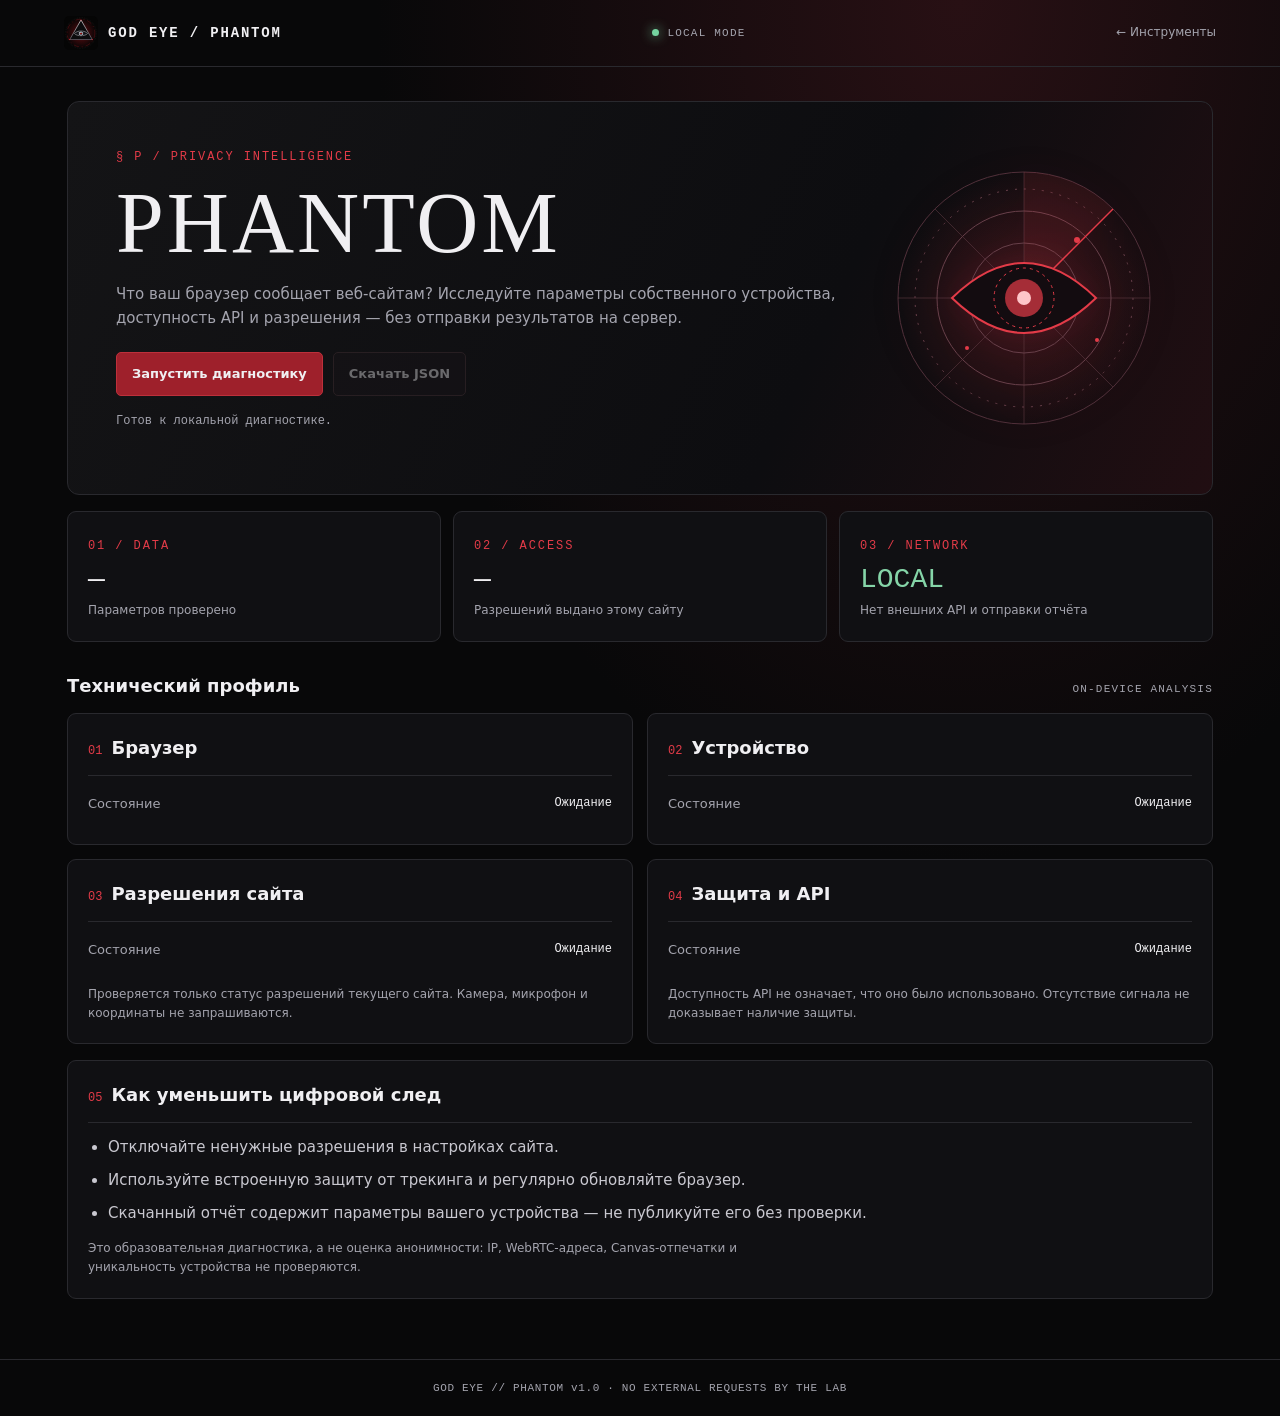
<file: phantom.html>
<!doctype html>
<html lang="ru">
<head>
<meta charset="utf-8">
<meta name="viewport" content="width=device-width,initial-scale=1">
<meta name="theme-color" content="#080809">
<meta http-equiv="Content-Security-Policy" content="default-src 'none'; script-src 'unsafe-inline'; style-src 'unsafe-inline'; img-src 'self' data:; connect-src 'none'; base-uri 'none'; form-action 'none'">
<title>PHANTOM — GOD EYE</title>
<link rel="icon" href="assets/god-eye.svg" type="image/svg+xml">
<style>
:root{color-scheme:dark;--bg:#080809;--panel:#101013;--line:#29292e;--red:#e33b48;--muted:#a4a4ae;--text:#f0eff2;--mono:Consolas,'Courier New',monospace}
*{box-sizing:border-box}body{margin:0;background:radial-gradient(ellipse at 75% 0,#281014 0,transparent 43%),var(--bg);color:var(--text);font:15px/1.6 system-ui,sans-serif;min-height:100vh}
a{color:inherit;text-decoration:none}button{font:inherit;cursor:pointer;color:inherit}button:focus-visible,a:focus-visible,summary:focus-visible{outline:2px solid var(--red);outline-offset:4px}
header{border-bottom:1px solid var(--line);padding:16px clamp(16px,5vw,64px);display:flex;align-items:center;justify-content:space-between;gap:12px;flex-wrap:wrap}
.brand{font:700 14px var(--mono);letter-spacing:.13em;display:flex;align-items:center;gap:10px}.brand img{width:34px;height:34px}.tag{font:11px var(--mono);letter-spacing:.11em;color:var(--muted)}.dot{display:inline-block;width:7px;height:7px;background:#75d3a0;border-radius:50%;margin-right:8px;box-shadow:0 0 12px #75d3a0}
main{max-width:1190px;margin:auto;padding:34px 22px 60px}.hero{display:grid;grid-template-columns:1fr 280px;gap:25px;align-items:center;border:1px solid var(--line);border-radius:12px;padding:clamp(22px,5vw,48px);background:linear-gradient(115deg,#141416,#0d0d10 65%,#210e12);position:relative;overflow:hidden}.eyebrow,.kicker{font:12px var(--mono);letter-spacing:.16em;color:var(--red)}h1{font:500 clamp(44px,8vw,86px)/1 Georgia,serif;letter-spacing:.035em;margin:16px 0}h2{font-size:18px;margin:0}p{color:var(--muted);margin:8px 0 16px;max-width:720px}.actions{display:flex;gap:10px;flex-wrap:wrap;margin-top:22px}.btn{border:1px solid #4b3539;background:#191418;border-radius:5px;padding:10px 15px;min-height:44px;font-size:13px;font-weight:600}.btn:hover{border-color:var(--red);background:#2a171c}.primary{background:#9e202b;border-color:#bd303b}.primary:hover{background:#b72936}.btn:disabled{cursor:default;opacity:.4}.back{font-size:12px;color:var(--muted)}.back:hover{color:white}
.radar{width:100%;max-width:280px;justify-self:center;filter:drop-shadow(0 0 14px #7d172840)}.sweep{transform-origin:140px 140px;animation:spin 7s linear infinite}.pulse{animation:pulse 2.8s ease-in-out infinite;transform-origin:140px 140px}@keyframes spin{to{transform:rotate(360deg)}}@keyframes pulse{50%{opacity:.28}}@media(prefers-reduced-motion:reduce){*,*::before,*::after{animation:none!important;transition:none!important}}
.summary{display:grid;grid-template-columns:repeat(3,1fr);gap:12px;margin:16px 0 30px}.metric,.panel{background:var(--panel);border:1px solid var(--line);border-radius:9px;padding:20px}.metric strong{font:500 28px var(--mono);display:block;margin:8px 0 2px}.metric small{color:var(--muted);font-size:12px}.section-head{display:flex;align-items:baseline;justify-content:space-between;flex-wrap:wrap;gap:8px;margin:20px 0 12px}.grid{display:grid;grid-template-columns:repeat(2,minmax(0,1fr));gap:14px}.panel h2{border-bottom:1px solid var(--line);padding-bottom:12px;margin-bottom:8px}.panel h2 span{font:12px var(--mono);color:var(--red);margin-right:9px}.data{margin:0}.data div{display:grid;grid-template-columns:minmax(110px,1fr) minmax(0,1.15fr);gap:12px;padding:10px 0;border-bottom:1px solid #222226}.data div:last-child{border:none}.data dt{color:var(--muted);font-size:13px}.data dd{margin:0;text-align:right;font:12px/1.55 var(--mono);overflow-wrap:anywhere}.good{color:#85d5a8}.warn{color:#f2b96f}.neutral{color:#babac5}.note{font-size:12px;color:var(--muted);margin:14px 0 0}.status{font:12px var(--mono);color:var(--muted);margin:18px 0}.tips{margin-top:16px}.tips ul{padding-left:20px;margin:12px 0 0;color:#c9c8d0}.tips li{margin:9px 0}footer{border-top:1px solid var(--line);padding:22px;text-align:center;color:var(--muted);font:11px var(--mono);letter-spacing:.06em}
@media(max-width:700px){.hero{grid-template-columns:1fr}.radar{max-width:180px;grid-row:1}.summary{grid-template-columns:1fr 1fr}.summary .metric:last-child{grid-column:1/-1}.grid{grid-template-columns:1fr}main{padding:22px 14px 40px}.metric,.panel{padding:15px}.data div{grid-template-columns:1fr 1fr}}
</style>
</head>
<body>
<header><a class="brand" href="./index.html#/tools"><img src="assets/god-eye.svg" alt="">GOD EYE / PHANTOM</a><span class="tag"><span class="dot"></span>LOCAL MODE</span><a class="back" href="./index.html#/tools">← Инструменты</a></header>
<main>
<section class="hero" aria-labelledby="heading">
<div><div class="eyebrow">§ P / PRIVACY INTELLIGENCE</div><h1 id="heading">PHANTOM</h1><p>Что ваш браузер сообщает веб-сайтам? Исследуйте параметры собственного устройства, доступность API и разрешения — без отправки результатов на сервер.</p>
<div class="actions"><button class="btn primary" id="scan">Запустить диагностику</button><button class="btn" id="export" disabled>Скачать JSON</button></div><div class="status" id="status" role="status" aria-live="polite">Готов к локальной диагностике.</div></div>
<svg class="radar" viewBox="0 0 280 280" aria-hidden="true"><defs><radialGradient id="fade"><stop stop-color="#e33b48" stop-opacity=".2"/><stop offset="1" stop-color="#e33b48" stop-opacity="0"/></radialGradient></defs><circle cx="140" cy="140" r="126" fill="url(#fade)" stroke="#51303a"/><g fill="none" stroke="#68404a" stroke-width="1"><circle cx="140" cy="140" r="109" stroke-dasharray="2 7"/><circle cx="140" cy="140" r="87"/><circle cx="140" cy="140" r="55"/><path d="M14 140H266M140 14V266M51 51L229 229M229 51L51 229" opacity=".5"/></g><g class="sweep"><path d="M140 140L140 14A126 126 0 0 1 229 51Z" fill="#e33b48" opacity=".1"/><path d="M140 140L229 51" stroke="#e33b48" stroke-width="1.5"/></g><path d="M68 140Q140 70 212 140Q140 210 68 140Z" stroke="#e33b48" stroke-width="2" fill="#130c10"/><circle cx="140" cy="140" r="30" fill="none" stroke="#e33b48" stroke-dasharray="3 4"/><circle class="pulse" cx="140" cy="140" r="19" fill="#e33b48" opacity=".7"/><circle cx="140" cy="140" r="7" fill="#ffc5c9"/><g fill="#e33b48"><circle cx="193" cy="82" r="3"/><circle cx="83" cy="190" r="2"/><circle cx="213" cy="182" r="2"/></g></svg>
</section>
<section class="summary" aria-label="Сводка">
<div class="metric"><span class="kicker">01 / DATA</span><strong id="total">—</strong><small>Параметров проверено</small></div>
<div class="metric"><span class="kicker">02 / ACCESS</span><strong id="granted">—</strong><small>Разрешений выдано этому сайту</small></div>
<div class="metric"><span class="kicker">03 / NETWORK</span><strong class="good">LOCAL</strong><small>Нет внешних API и отправки отчёта</small></div>
</section>
<div class="section-head"><h2>Технический профиль</h2><span class="tag">ON-DEVICE ANALYSIS</span></div>
<div class="grid">
<section class="panel"><h2><span>01</span>Браузер</h2><dl class="data" id="browser"><div><dt>Состояние</dt><dd>Ожидание</dd></div></dl></section>
<section class="panel"><h2><span>02</span>Устройство</h2><dl class="data" id="device"><div><dt>Состояние</dt><dd>Ожидание</dd></div></dl></section>
<section class="panel"><h2><span>03</span>Разрешения сайта</h2><dl class="data" id="permissions"><div><dt>Состояние</dt><dd>Ожидание</dd></div></dl><p class="note">Проверяется только статус разрешений текущего сайта. Камера, микрофон и координаты не запрашиваются.</p></section>
<section class="panel"><h2><span>04</span>Защита и API</h2><dl class="data" id="security"><div><dt>Состояние</dt><dd>Ожидание</dd></div></dl><p class="note">Доступность API не означает, что оно было использовано. Отсутствие сигнала не доказывает наличие защиты.</p></section>
</div>
<section class="panel tips"><h2><span>05</span>Как уменьшить цифровой след</h2><ul><li>Отключайте ненужные разрешения в настройках сайта.</li><li>Используйте встроенную защиту от трекинга и регулярно обновляйте браузер.</li><li>Скачанный отчёт содержит параметры вашего устройства — не публикуйте его без проверки.</li></ul><p class="note">Это образовательная диагностика, а не оценка анонимности: IP, WebRTC-адреса, Canvas-отпечатки и уникальность устройства не проверяются.</p></section>
</main>
<footer>GOD EYE // PHANTOM v1.0 · NO EXTERNAL REQUESTS BY THE LAB</footer>
<script>
'use strict';
const el=id=>document.getElementById(id);
const unknown='Недоступно';
const field=(name,value,tone='')=>({name,value:value===undefined||value===null||value===''?unknown:String(value),tone});
const yesno=v=>v===true?'Да':v===false?'Нет':unknown;
let last=null;
function read(fn){try{return fn()}catch{return undefined}}
function render(id,fields){
  const root=el(id);root.replaceChildren();
  for(const f of fields){const row=document.createElement('div'),dt=document.createElement('dt'),dd=document.createElement('dd');dt.textContent=f.name;dd.textContent=f.value;if(f.tone)dd.className=f.tone;row.append(dt,dd);root.append(row)}
}
async function permission(name,label){
  if(!navigator.permissions?.query)return field(label,'API недоступен','neutral');
  try{const result=await navigator.permissions.query({name});const states={granted:'Разрешено',denied:'Запрещено',prompt:'По запросу'};return {...field(label,states[result.state]||unknown,result.state==='granted'?'warn':result.state==='denied'?'good':'neutral'),state:result.state}}catch{return field(label,'Не поддерживается','neutral')}
}
async function scan(){
  const button=el('scan');button.disabled=true;el('export').disabled=true;last=null;el('status').textContent='Проверка локальных параметров…';
  try{
    const browser=[field('User-Agent',navigator.userAgent),field('Язык',navigator.language),field('Часовой пояс',read(()=>Intl.DateTimeFormat().resolvedOptions().timeZone)),field('Cookie API',yesno(navigator.cookieEnabled)),field('Do Not Track',navigator.doNotTrack),field('Global Privacy Control',yesno(navigator.globalPrivacyControl))];
    const device=[field('Платформа',navigator.userAgentData?.platform||navigator.platform),field('Экран',screen.width+' × '+screen.height),field('Окно',innerWidth+' × '+innerHeight),field('Плотность пикселей',devicePixelRatio),field('Логические потоки',navigator.hardwareConcurrency),field('Память, ГБ (оценка)',navigator.deviceMemory),field('Сенсорные точки',navigator.maxTouchPoints)];
    const permissions=await Promise.all([permission('geolocation','Геолокация'),permission('camera','Камера'),permission('microphone','Микрофон'),permission('notifications','Уведомления')]);
    const security=[field('Безопасный контекст',yesno(isSecureContext),isSecureContext?'good':'warn'),field('Web Crypto API',yesno(!!globalThis.crypto?.subtle)),field('WebRTC API',yesno(typeof RTCPeerConnection!=='undefined')),field('Service Worker API',yesno('serviceWorker' in navigator)),field('Clipboard API',yesno(!!navigator.clipboard))];
    const sections={browser,device,permissions,security};Object.entries(sections).forEach(([id,fields])=>render(id,fields));
    el('total').textContent=Object.values(sections).reduce((sum,fields)=>sum+fields.length,0);
    const known=permissions.filter(f=>f.state);el('granted').textContent=known.length?known.filter(f=>f.state==='granted').length+' / '+known.length:'—';
    last={module:'PHANTOM',version:'1.0',generatedAt:new Date().toISOString(),sections};el('export').disabled=false;el('status').textContent='Диагностика завершена. Данные остаются в этой вкладке.';
  }catch(error){el('status').textContent='Не удалось завершить диагностику. Попробуйте снова.'}
  finally{button.disabled=false}
}
el('scan').addEventListener('click',scan);
el('export').addEventListener('click',()=>{
  if(!last)return;const url=URL.createObjectURL(new Blob([JSON.stringify(last,null,2)],{type:'application/json'}));
  const a=document.createElement('a');a.href=url;a.download='phantom-report.json';document.body.append(a);a.click();a.remove();setTimeout(()=>URL.revokeObjectURL(url),1000);
});
</script>
</body>
</html>
</file>
